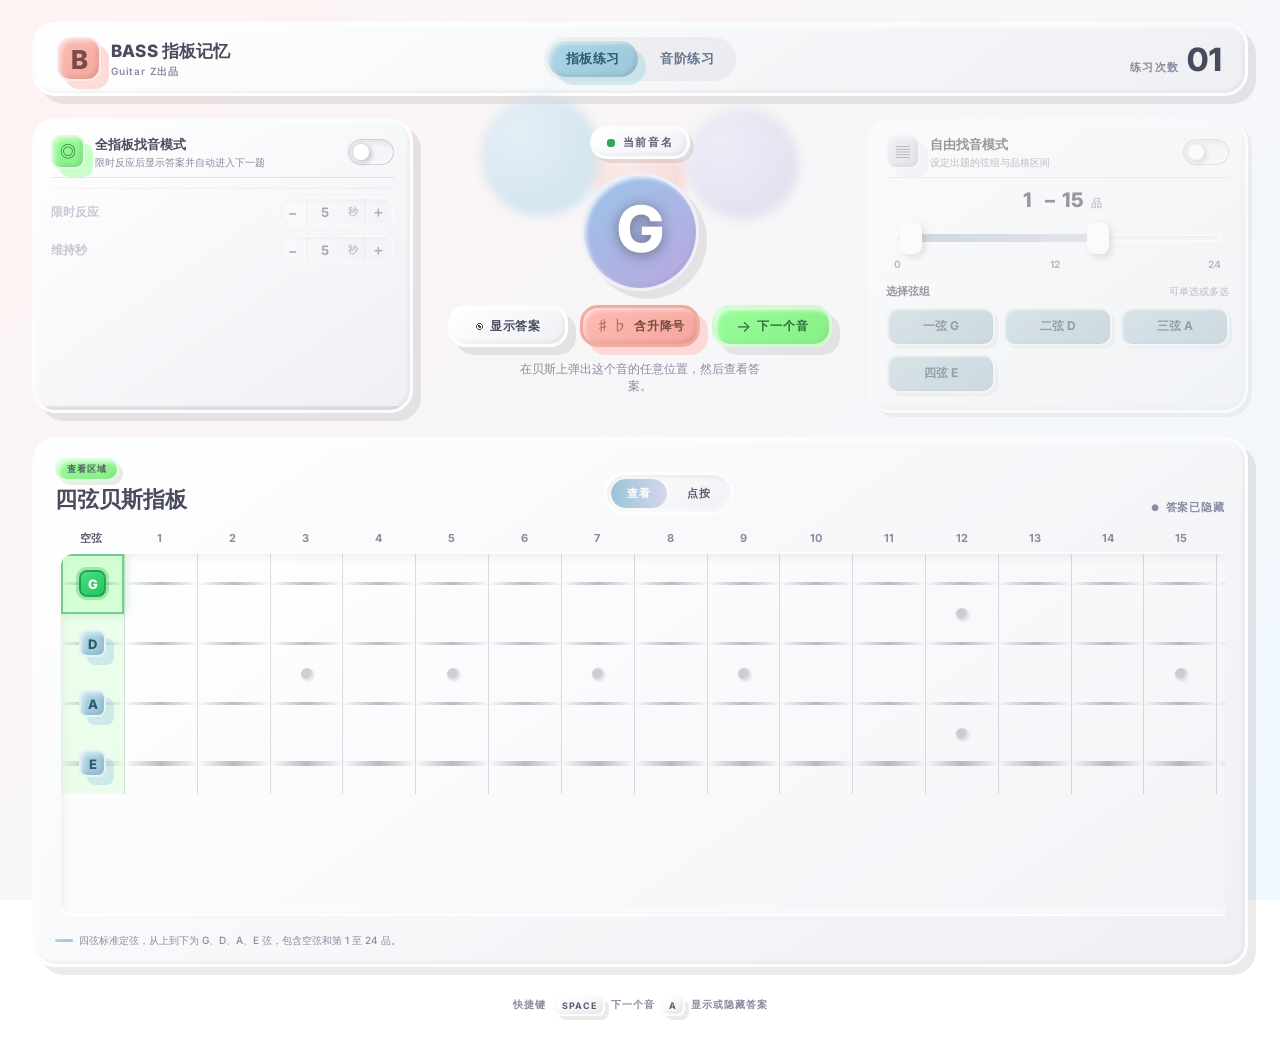
<file: index.html>
<!doctype html>
<html lang="zh-CN">
  <head>
    <meta charset="UTF-8" />
    <meta name="viewport" content="width=device-width, initial-scale=1.0" />
    <meta name="theme-color" content="#fef3f2" />
    <title>BASS 指板记忆</title>
    <link rel="icon" href="data:image/svg+xml,%3Csvg xmlns='http://www.w3.org/2000/svg' viewBox='0 0 32 32'%3E%3Crect x='1' y='1' width='30' height='30' rx='7' fill='%23fef3f2' stroke='%23cdd3e0' stroke-width='2'/%3E%3Ctext x='16' y='23' text-anchor='middle' font-family='Arial' font-weight='bold' font-size='20' fill='%23f5a69c'%3EG%3C/text%3E%3C/svg%3E" />
    <link rel="preconnect" href="https://fonts.googleapis.com" />
    <link rel="preconnect" href="https://fonts.gstatic.com" crossorigin />
    <link href="https://fonts.googleapis.com/css2?family=Inter:wght@300;400;500;600;700;800&display=swap" rel="stylesheet" />
    <link rel="stylesheet" href="styles.css?v=24" />
  </head>
  <body>
    <main class="app-shell">
      <header class="topbar reveal fade-in">
        <a class="brand" href="index.html" aria-label="回到指板练习首页">
          <span class="brand-mark" aria-hidden="true">B</span>
          <span>
            <strong>BASS 指板记忆</strong>
            <small>Guitar Z出品</small>
          </span>
        </a>
        <nav class="tool-nav tabs" aria-label="工具导航">
          <a class="tool-tab active" href="index.html" aria-current="page">指板练习</a>
          <a class="tool-tab" href="scales.html">音阶练习</a>
        </nav>
        <div class="round-count" aria-live="polite">
          <span>练习次数</span>
          <strong id="roundCount">01</strong>
        </div>
      </header>

      <!-- 新布局：顶部三栏（全指板找音模式 / 自由找音模式 / 当前音名）横向并列；下方指板铺满整列 -->
      <div class="layout-split">
        <div class="top-row">
          <!-- 左：全指板找音模式 -->
          <aside class="sidebar-controls sidebar-left reveal" aria-label="全指板找音模式">
            <article class="control-card brutal-shadow reveal stagger-1" id="autoRevealCard">
              <div class="control-title-row">
                <div class="control-icon" aria-hidden="true">◎</div>
                <div>
                  <h2>全指板找音模式</h2>
                  <p>限时反应后显示答案并自动进入下一题</p>
                </div>
                <label class="switch">
                  <input id="autoRevealToggle" type="checkbox" />
                  <span class="switch-track"><span class="switch-thumb"></span></span>
                  <span class="sr-only">开启全指板找音模式</span>
                </label>
              </div>
              <div class="setting-row" id="autoRevealSetting">
                <div class="speed-line">
                  <label for="autoRevealAtSeconds">限时反应</label>
                  <div class="number-field">
                    <button type="button" data-step-target="autoRevealAtSeconds" data-step="-1" aria-label="减少限时反应秒数">−</button>
                    <input id="autoRevealAtSeconds" type="number" value="5" min="1" max="60" step="1" inputmode="numeric" aria-label="限时反应秒数" />
                    <span>秒</span>
                    <button type="button" data-step-target="autoRevealAtSeconds" data-step="1" aria-label="增加限时反应秒数">＋</button>
                  </div>
                </div>
                <div class="speed-line">
                  <label for="autoRevealHoldSeconds">维持秒</label>
                  <div class="number-field">
                    <button type="button" data-step-target="autoRevealHoldSeconds" data-step="-1" aria-label="减少维持秒数">−</button>
                    <input id="autoRevealHoldSeconds" type="number" value="5" min="1" max="60" step="1" inputmode="numeric" aria-label="答案维持秒数" />
                    <span>秒</span>
                    <button type="button" data-step-target="autoRevealHoldSeconds" data-step="1" aria-label="增加维持秒数">＋</button>
                  </div>
                </div>
              </div>
              <div class="timer-track" aria-hidden="true"><span id="revealProgress"></span></div>
            </article>
          </aside>

          <!-- 中：当前音名 -->
          <section class="hero current-note-col reveal" aria-labelledby="current-note-label">
            <div class="hero-orbs" aria-hidden="true">
              <span class="orb orb-1"></span>
              <span class="orb orb-2"></span>
              <span class="orb orb-3"></span>
            </div>
            <div class="eyebrow reveal fade-in stagger-1" id="current-note-label">
              <span class="pulse-dot"></span>
              当前音名
            </div>

            <div class="note-column reveal scale-in stagger-2">
              <div class="note-stage">
                <div class="note-card brutal-shadow-lg" aria-live="assertive">
                  <span id="currentNote">C</span>
                </div>
              </div>
              <div class="note-actions">
                <button class="side-action reveal-action brutal-shadow brutal-shadow-hover" id="revealButton" type="button">
                  <span class="action-icon" aria-hidden="true">◉</span>
                  <span>显示答案</span>
                </button>
                <button class="side-action accidental-action brutal-shadow brutal-shadow-hover active" id="accidentalsToggle" type="button" aria-pressed="true">
                  <span class="action-icon" aria-hidden="true">♯♭</span>
                  <span>含升降号</span>
                </button>
                <button class="side-action next-action brutal-shadow brutal-shadow-hover" id="nextButton" type="button">
                  <span class="action-icon" aria-hidden="true">→</span>
                  <span>下一个音</span>
                </button>
              </div>
              <p class="instruction" id="instruction">在贝斯上弹出这个音的任意位置，然后查看答案。</p>
            </div>
          </section>

          <!-- 右：自由找音模式 -->
          <aside class="sidebar-controls sidebar-right reveal" aria-label="自由找音模式">
            <article class="control-card difficulty-card brutal-shadow reveal stagger-2" id="difficultyCard">
              <div class="control-title-row">
                <div class="control-icon" aria-hidden="true">▤</div>
                <div>
                  <h2>自由找音模式</h2>
                  <p>设定出题的弦组与品格区间</p>
                </div>
                <label class="switch">
                  <input id="difficultyToggle" type="checkbox" />
                  <span class="switch-track"><span class="switch-thumb"></span></span>
                  <span class="sr-only">开启自由找音模式</span>
                </label>
              </div>
              <div class="fret-range-slider" role="group" aria-label="品格范围选择">
                <div class="range-values" aria-live="polite">
                  <span id="fretRangeMin">1</span>
                  <span>–</span>
                  <span id="fretRangeMax">15</span>
                  <span>品</span>
                </div>
                <div class="range-track-wrap">
                  <div class="range-track-bg"></div>
                  <div class="range-track-fill" id="fretRangeFill"></div>
                  <input type="range" id="fretRangeMinInput" min="0" max="24" value="1" step="1" aria-label="起始品格" />
                  <input type="range" id="fretRangeMaxInput" min="0" max="24" value="15" step="1" aria-label="结束品格" />
                </div>
                <div class="range-labels">
                  <span>0</span>
                  <span>12</span>
                  <span>24</span>
                </div>
              </div>

              <div class="string-select-block">
                <div class="string-select-head">
                  <span class="string-select-label">选择弦组</span>
                  <span class="string-select-hint">可单选或多选</span>
                </div>
                <div class="string-buttons" id="stringButtons" role="group" aria-label="弦组选择">
                  <button type="button" class="string-btn" data-string="1">一弦 G</button>
                  <button type="button" class="string-btn" data-string="2">二弦 D</button>
                  <button type="button" class="string-btn" data-string="3">三弦 A</button>
                  <button type="button" class="string-btn" data-string="4">四弦 E</button>
                </div>
              </div>
            </article>
          </aside>
        </div>

        <section class="fretboard-section brutal-shadow reveal" aria-labelledby="fretboard-title">
          <div class="section-heading">
            <div>
              <p class="section-kicker" id="sectionKicker">查看区域</p>
              <h1 id="fretboard-title">四弦贝斯指板</h1>
            </div>

            <div class="mode-tabs" role="tablist" aria-label="模式切换（查看 / 点按）">
              <button class="mode-tab active" id="browseModeTab" type="button" role="tab" aria-selected="true" data-mode="browse">查看</button>
              <button class="mode-tab" id="practiceModeTab" type="button" role="tab" aria-selected="false" data-mode="practice">点按</button>
            </div>

            <div class="answer-status" id="answerStatus">
              <span aria-hidden="true">●</span>
              <span>答案已隐藏</span>
            </div>
          </div>

          <div class="practice-stats brutal-shadow" id="practiceStats" hidden>
            <div class="stat-item"><span>本题进度</span><strong id="statProgress">0 / 0</strong></div>
            <div class="stat-item"><span>首答正确</span><strong id="statCorrect">0</strong></div>
            <div class="stat-item"><span>答错题数</span><strong id="statWrong">0</strong></div>
            <div class="stat-item"><span>正确率</span><strong id="statAccuracy">—</strong></div>
            <div class="stat-item stat-best"><span>该难度最佳</span><strong id="statBest">—</strong></div>
          </div>

          <div class="fretboard-scroll" id="fretboardScroll" tabindex="0" aria-label="四弦贝斯指板，可横向滚动">
            <div class="fretboard-wrap">
              <div class="fret-numbers" id="fretNumbers"></div>
              <div class="fretboard" id="fretboard"></div>
            </div>
          </div>
          <p class="fretboard-hint"><span class="hint-line"></span> 四弦标准定弦，从上到下为 G、D、A、E 弦，包含空弦和第 1 至 24 品。</p>
        </section>
      </div>

      <footer class="reveal fade-in">
        <span>快捷键</span>
        <kbd>Space</kbd> 下一个音
        <kbd>A</kbd> 显示或隐藏答案
      </footer>
    </main>

    <div class="summary-overlay" id="summaryOverlay" hidden>
      <div class="summary-card brutal-shadow-lg" role="dialog" aria-modal="true" aria-labelledby="summaryTitle">
        <p class="section-kicker">本轮成绩</p>
        <h2 id="summaryTitle">本轮完成</h2>
        <p class="summary-sub" id="summarySub">本轮练习题已全部完成</p>
        <div class="summary-grid">
          <div><span>本轮题数</span><strong id="summaryTotal">0</strong></div>
          <div><span>首答正确</span><strong id="summaryCorrect">0</strong></div>
          <div><span>正确率</span><strong id="summaryAccuracy">0%</strong></div>
          <div><span>用时</span><strong id="summaryTime">0:00</strong></div>
          <div><span>平均每题</span><strong id="summaryAvg">0.0s</strong></div>
          <div><span>该难度最佳</span><strong id="summaryBest">0%</strong></div>
        </div>
        <button class="summary-again" id="summaryAgain" type="button">再来一轮</button>
      </div>
    </div>

    <script src="app.js?v=19"></script>
    <script>
      // 滚动触发入场动画：进入视口时添加 .in-view（播放一次）
      (function () {
        var nodes = document.querySelectorAll('.reveal');
        var reduce = window.matchMedia('(prefers-reduced-motion: reduce)').matches;
        if (reduce || !('IntersectionObserver' in window)) {
          nodes.forEach(function (el) { el.classList.add('in-view'); });
          return;
        }
        var io = new IntersectionObserver(function (entries) {
          entries.forEach(function (entry) {
            if (entry.isIntersecting) {
              entry.target.classList.add('in-view');
              io.unobserve(entry.target);
            }
          });
        }, { threshold: 0.12, rootMargin: '0px 0px -6% 0px' });
        nodes.forEach(function (el) { io.observe(el); });
      })();
    </script>
  </body>
</html>
</file>
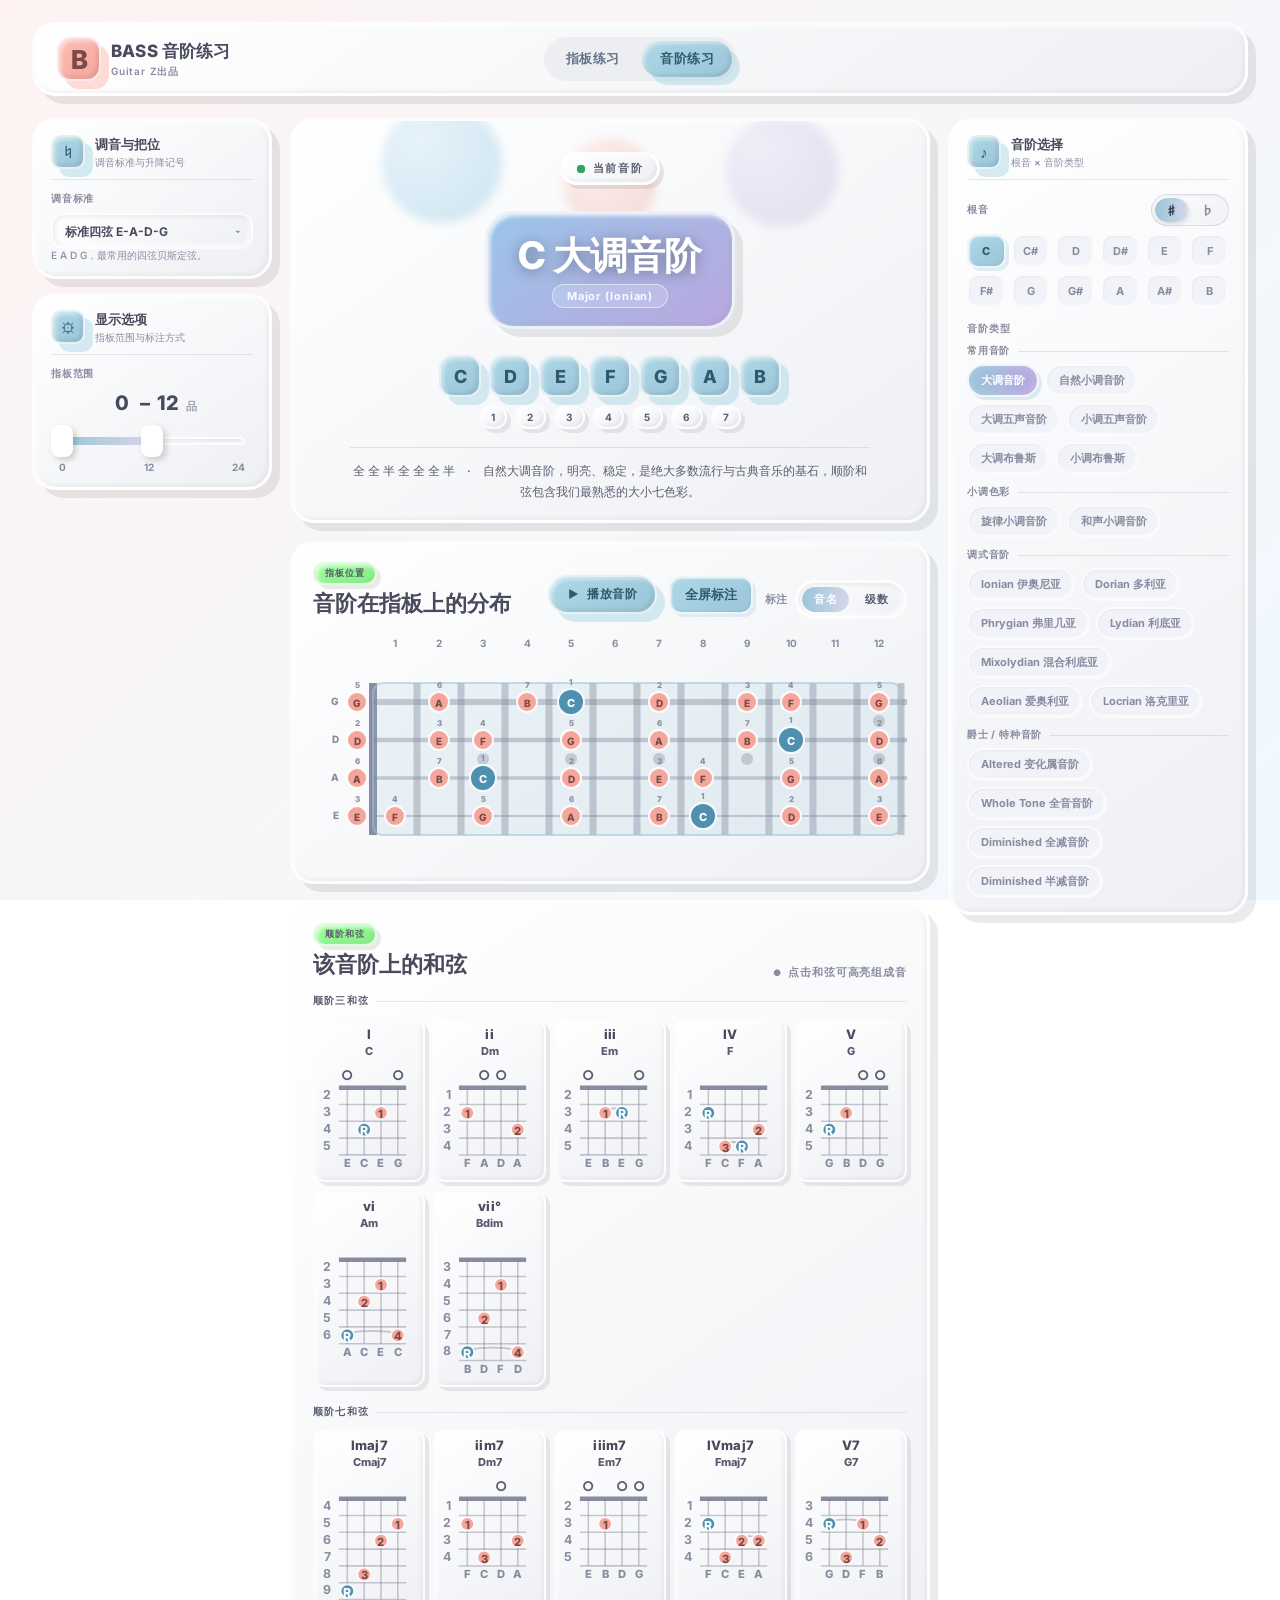
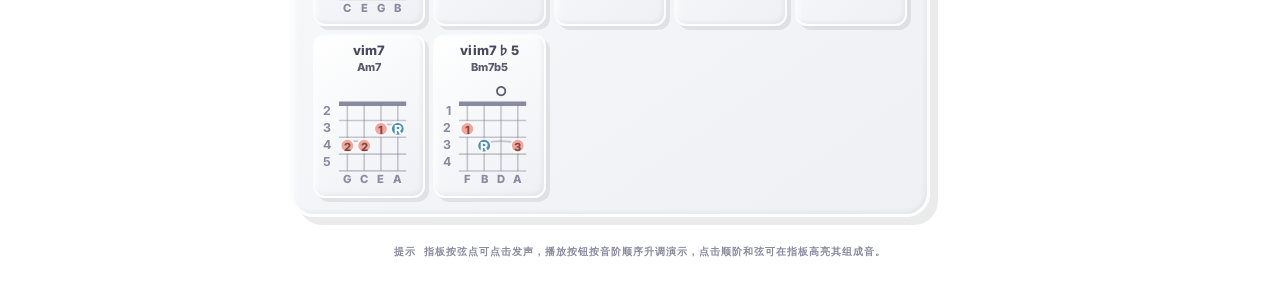
<file: scales.html>
<!doctype html>
<html lang="zh-CN">
  <head>
    <meta charset="UTF-8" />
    <meta name="viewport" content="width=device-width, initial-scale=1.0" />
    <meta name="theme-color" content="#fef3f2" />
    <title>BASS 音阶练习</title>
    <link rel="icon" href="data:image/svg+xml,%3Csvg xmlns='http://www.w3.org/2000/svg' viewBox='0 0 32 32'%3E%3Crect x='1' y='1' width='30' height='30' rx='7' fill='%23fef3f2' stroke='%23cdd3e0' stroke-width='2'/%3E%3Ctext x='16' y='23' text-anchor='middle' font-family='Arial' font-weight='bold' font-size='20' fill='%236fa8c4'%3ES%3C/text%3E%3C/svg%3E" />
    <link rel="preconnect" href="https://fonts.googleapis.com" />
    <link rel="preconnect" href="https://fonts.gstatic.com" crossorigin />
    <link href="https://fonts.googleapis.com/css2?family=Inter:wght@300;400;500;600;700;800&display=swap" rel="stylesheet" />
    <link rel="stylesheet" href="chord-styles.css?v=14" />
    <link rel="stylesheet" href="scale-styles.css?v=6" />
    <link rel="stylesheet" href="fretboard-fullscreen.css?v=4" />
  </head>
  <body>
    <main class="app-shell">
      <header class="topbar reveal fade-in">
        <a class="brand" href="scales.html" aria-label="音阶练习首页">
          <span class="brand-mark" aria-hidden="true">B</span>
          <span>
            <strong>BASS 音阶练习</strong>
            <small>Guitar Z出品</small>
          </span>
        </a>
        <nav class="tool-nav tabs" aria-label="工具导航">
          <a class="tool-tab" href="index.html">指板练习</a>
          <a class="tool-tab active" href="scales.html" aria-current="page">音阶练习</a>
        </nav>
      </header>

      <!-- 三栏布局：左控制 → 中主区 → 右音阶选择 -->
      <div class="chords-layout">
        <!-- 左栏：调音与把位 + 显示选项 -->
        <aside class="layout-left reveal" aria-label="设置">
          <article class="control-card brutal-shadow">
            <div class="control-title-row">
              <div class="control-icon" aria-hidden="true">♮</div>
              <div>
                <h2>调音与把位</h2>
                <p>调音标准与升降记号</p>
              </div>
            </div>
            <div class="setting-block">
              <label class="setting-label" for="tuningSelect">调音标准</label>
              <div class="clay-select-wrap">
                <select id="tuningSelect" class="clay-select" aria-label="调音标准">
                  <option value="standard">标准四弦 E-A-D-G</option>
                  <option value="fiveString">五弦贝斯 B-E-A-D-G</option>
                  <option value="dropD">Drop D · D-A-D-G</option>
                  <option value="lowC">Low C · C-G-D-A</option>
                  <option value="eb">半音降调 · E♭-A♭-D♭-G♭</option>
                </select>
              </div>
              <p class="tuning-desc" id="tuningDesc">E A D G，最常用的四弦贝斯定弦。</p>
            </div>
          </article>

          <article class="control-card brutal-shadow">
            <div class="control-title-row">
              <div class="control-icon" aria-hidden="true">⚙</div>
              <div>
                <h2>显示选项</h2>
                <p>指板范围与标注方式</p>
              </div>
            </div>
            <div class="setting-block">
              <span class="setting-label">指板范围</span>
              <div class="fret-range-slider" role="group" aria-label="指板范围选择">
                <div class="range-values" aria-live="polite">
                  <span id="fretRangeMin">0</span>
                  <span>–</span>
                  <span id="fretRangeMax">12</span>
                  <span>品</span>
                </div>
                <div class="range-track-wrap">
                  <div class="range-track-bg"></div>
                  <div class="range-track-fill" id="fretRangeFill"></div>
                  <input type="range" id="fretRangeMinInput" min="0" max="24" value="0" step="1" aria-label="起始品格" />
                  <input type="range" id="fretRangeMaxInput" min="0" max="24" value="12" step="1" aria-label="结束品格" />
                </div>
                <div class="range-labels">
                  <span>0</span>
                  <span>12</span>
                  <span>24</span>
                </div>
              </div>
            </div>
          </article>
        </aside>

        <!-- 主栏：当前音阶 + 指板 + 顺阶和弦 -->
        <div class="layout-main">
          <!-- 当前音阶主视觉 -->
          <section class="hero-card reveal fade-in brutal-shadow-lg" aria-labelledby="scale-name">
            <div class="hero-orbs" aria-hidden="true">
              <span class="orb orb-1"></span>
              <span class="orb orb-2"></span>
              <span class="orb orb-3"></span>
            </div>
            <p class="eyebrow reveal fade-in stagger-1"><span class="pulse-dot"></span>当前音阶</p>
            <div class="chord-name-card scale-in stagger-2" aria-live="polite">
              <span id="scaleName">C 大调音阶</span>
              <small id="scaleEn">Major (Ionian)</small>
            </div>
            <div class="chord-info">
              <div class="tone-chips" id="noteChips" aria-label="音阶音名"></div>
              <div class="interval-chips" id="degreeChips" aria-label="音阶级数"></div>
            </div>
            <p class="theory-desc" id="theoryDesc"></p>
          </section>

          <!-- 指板图 -->
          <section class="fretboard-section brutal-shadow reveal" aria-labelledby="scale-fretboard-title">
            <div class="section-heading">
              <div>
                <p class="section-kicker" id="fbKicker">指板位置</p>
                <h1 id="scale-fretboard-title">音阶在指板上的分布</h1>
              </div>
              <div class="scale-actions">
                <button class="play-btn brutal-shadow brutal-shadow-hover" id="playButton" type="button" aria-label="播放音阶">
                  <span class="play-icon" aria-hidden="true">▶</span>
                  <span class="play-label">播放音阶</span>
                </button>
                <button class="fb-fullscreen-btn brutal-shadow brutal-shadow-hover" id="fbFullscreenBtn" type="button" aria-label="全屏标注">
                  全屏标注
                </button>
                <div class="fretboard-label-switch">
                  <span class="fretboard-label-title">标注</span>
                  <div class="segmented" id="labelSwitch" role="group" aria-label="指板标注方式">
                    <button type="button" data-label="note" class="active" aria-pressed="true">音名</button>
                    <button type="button" data-label="degree" aria-pressed="false">级数</button>
                  </div>
                </div>
              </div>
            </div>

            <div class="fretboard-scroll" id="fretboardScroll" tabindex="0" aria-label="吉他指板，可横向滚动，点击任意位置发声">
              <div class="fretboard-wrap">
                <div class="fret-numbers" id="fretNumbers"></div>
                <div class="fretboard" id="scaleFretboard"></div>
              </div>
            </div>
          </section>

          <!-- 顺阶和弦 -->
          <section class="fretboard-section diatonic-section brutal-shadow reveal" aria-labelledby="diatonic-title">
            <div class="section-heading">
              <div>
                <p class="section-kicker">顺阶和弦</p>
                <h1 id="diatonic-title">该音阶上的和弦</h1>
              </div>
              <div class="answer-status" id="diatonicHint" aria-live="polite">
                <span aria-hidden="true">●</span>
                <span id="diatonicHintText">点击和弦可高亮组成音</span>
              </div>
            </div>

            <div class="diatonic-block">
              <h2 class="diatonic-subtitle">顺阶三和弦</h2>
              <div class="diatonic-grid" id="triadGrid" aria-label="顺阶三和弦"></div>
            </div>
            <div class="diatonic-block">
              <h2 class="diatonic-subtitle">顺阶七和弦</h2>
              <div class="diatonic-grid" id="seventhGrid" aria-label="顺阶七和弦"></div>
            </div>
          </section>
        </div>

        <!-- 右栏：音阶选择（根音 × 音阶类型） -->
        <aside class="layout-right reveal" aria-label="音阶选择">
          <article class="control-card chords-list-card brutal-shadow">
            <div class="control-title-row">
              <div class="control-icon" aria-hidden="true">♪</div>
              <div>
                <h2>音阶选择</h2>
                <p>根音 × 音阶类型</p>
              </div>
            </div>
            <div class="selector-block">
              <div class="selector-label-row">
                <span class="selector-label">根音</span>
                <div class="segmented spell-pref-switch" id="spellPrefSwitch" role="group" aria-label="调名升降号">
                  <button type="button" data-acc="sharp" class="active" aria-pressed="true" title="升号调名">♯</button>
                  <button type="button" data-acc="flat" aria-pressed="false" title="降号调名">♭</button>
                </div>
              </div>
              <div class="root-buttons" id="rootButtons" role="group" aria-label="根音选择"></div>
            </div>
            <div class="selector-block">
              <span class="selector-label">音阶类型</span>
              <div class="type-groups" id="scaleGroups"></div>
            </div>
          </article>
        </aside>
      </div>

      <footer class="reveal fade-in">
        <span>提示</span>
        指板按弦点可点击发声，播放按钮按音阶顺序升调演示，点击顺阶和弦可在指板高亮其组成音。
      </footer>
    </main>

    <script src="chord-engine.js?v=5"></script>
    <script src="scale-app.js?v=13"></script>
    <script src="fretboard-annotate.js?v=7"></script>
    <script>
      // 全屏标注入口
      (function () {
        var btn = document.getElementById('fbFullscreenBtn');
        if (!btn || !window.FretboardAnnotate) return;
        btn.addEventListener('click', function () {
          var svg = document.querySelector('#scaleFretboard svg');
          if (!svg) return;
          var titleEl = document.getElementById('scaleName');
          var title = titleEl ? titleEl.textContent.trim() : '音阶在指板上的分布';
          window.FretboardAnnotate.open(svg, title);
        });
      })();

      // 滚动触发入场动画：进入视口时添加 .in-view（播放一次）
      (function () {
        var nodes = document.querySelectorAll('.reveal');
        var reduce = window.matchMedia('(prefers-reduced-motion: reduce)').matches;
        if (reduce || !('IntersectionObserver' in window)) {
          nodes.forEach(function (el) { el.classList.add('in-view'); });
          return;
        }
        var io = new IntersectionObserver(function (entries) {
          entries.forEach(function (entry) {
            if (entry.isIntersecting) {
              entry.target.classList.add('in-view');
              io.unobserve(entry.target);
            }
          });
        }, { threshold: 0.12, rootMargin: '0px 0px -6% 0px' });
        nodes.forEach(function (el) { io.observe(el); });
      })();
    </script>
  </body>
</html>
</file>
<file: styles.css>
/* ============================================================
   Claymorphism — 黏土拟态浅色主题
   配色：浅桃→浅蓝页面渐变 + 白→浅灰中性黏土卡片 + 四色柔和彩色黏土
        （柔桃 / 宝宝蓝 / 薄荷 / 丁香）
   语言：双重阴影（外投影 + 内高光/内阴影）+ 大圆角 + 3px 白边
   交互：按钮 hover 上浮、active 下压（沿用 .clay-btn 逻辑）
   注：所有 class 名与 app.js 保持一致，仅重定义视觉层；
       布局 grid/flex、JS 状态类、@keyframes、媒体查询、reduced-motion
       全部原样保留。
   ============================================================ */

:root {
  color-scheme: light;

  /* 页面背景：浅桃 → 浅蓝，非常淡 */
  --bg: linear-gradient(135deg, #fef3f2 0%, #f0f9ff 100%);

  /* 中性黏土（卡片 / 导航栏基础） */
  --surface: linear-gradient(145deg, #ffffff, #eef0f4);

  /* 四种柔和低饱和彩色黏土 */
  --surface-pink: linear-gradient(145deg, #FDBCB4, #f5a69c);
  --surface-blue: linear-gradient(145deg, #ADD8E6, #9bc5d9);
  --surface-mint: linear-gradient(145deg, #98FF98, #88ef88);
  --surface-lilac: linear-gradient(145deg, #E6E6FA, #d6d6ea);

  --clay-border: 3px solid rgba(255, 255, 255, 0.8);
  --clay-border-sm: 2px solid rgba(255, 255, 255, 0.7);

  /* 中性黏土双重阴影 */
  --shadow-clay:
    8px 8px 0 rgba(0, 0, 0, 0.08),
    inset -2px -2px 4px rgba(0, 0, 0, 0.05),
    inset 2px 2px 4px rgba(255, 255, 255, 0.8);
  /* hover 上浮时更大的外投影 */
  --shadow-clay-lift:
    10px 10px 0 rgba(0, 0, 0, 0.08),
    inset -2px -2px 4px rgba(0, 0, 0, 0.05),
    inset 2px 2px 4px rgba(255, 255, 255, 0.8);
  /* active 下压时更小的外投影 */
  --shadow-clay-sm:
    4px 4px 0 rgba(0, 0, 0, 0.08),
    inset -2px -2px 4px rgba(0, 0, 0, 0.05),
    inset 2px 2px 4px rgba(255, 255, 255, 0.8);

  /* 彩色黏土阴影 */
  --shadow-clay-pink:
    8px 8px 0 rgba(253, 188, 180, 0.5),
    inset -2px -2px 4px rgba(0, 0, 0, 0.1),
    inset 2px 2px 4px rgba(255, 255, 255, 0.6);
  --shadow-clay-blue:
    8px 8px 0 rgba(173, 216, 230, 0.5),
    inset -2px -2px 4px rgba(0, 0, 0, 0.1),
    inset 2px 2px 4px rgba(255, 255, 255, 0.6);
  --shadow-clay-mint:
    8px 8px 0 rgba(152, 255, 152, 0.5),
    inset -2px -2px 4px rgba(0, 0, 0, 0.1),
    inset 2px 2px 4px rgba(255, 255, 255, 0.6);
  --shadow-clay-lilac:
    8px 8px 0 rgba(230, 230, 250, 0.5),
    inset -2px -2px 4px rgba(0, 0, 0, 0.1),
    inset 2px 2px 4px rgba(255, 255, 255, 0.6);

  /* 文字（深灰，绝不用白字） */
  --text: #4a4a5e;
  --text-2: #5b5b70;
  --text-3: #8a8aa0;

  /* 强调色（中饱和，保证浅底可读） */
  --blue: #6fa8c4;
  --blue-400: #4f8fb0;
  --purple: #a855f7;
  --purple-400: #8b3fd1;
  --pink: #f5a69c;
  --green: #2fa45a;

  --radius-card: 24px;
  --radius-btn: 18px;
  --radius-pill: 999px;

  --font: "Inter", "PingFang SC", "Microsoft YaHei", "Hiragino Sans GB", sans-serif;
}

* { box-sizing: border-box; }

html { scroll-behavior: smooth; }

body {
  margin: 0;
  min-width: 320px;
  max-width: 100%;
  overflow-x: hidden;
  min-height: 100vh;
  color: var(--text-2);
  background: var(--bg);
  background-attachment: fixed;
  font-family: var(--font);
  font-weight: 500;
  -webkit-font-smoothing: antialiased;
  text-rendering: optimizeLegibility;
}

button, input, select { font: inherit; }
button { color: inherit; cursor: pointer; }
[hidden] { display: none !important; }

.sr-only {
  position: absolute; width: 1px; height: 1px; padding: 0; margin: -1px;
  overflow: hidden; clip: rect(0, 0, 0, 0); white-space: nowrap; border: 0;
}

/* ---- 原 Neubrutalism 工具类：重定义为黏土阴影（保留类名） ---- */
.brutal-shadow { box-shadow: var(--shadow-clay); }
.brutal-shadow-lg { box-shadow: var(--shadow-clay); }
.brutal-shadow-hover { transition: transform .25s ease, box-shadow .25s ease; }

.app-shell {
  position: relative;
  width: 100%;
  max-width: 100%;
  margin: 0;
  padding: 22px 32px 24px;
}

/* ===================== 桌面左右分栏布局（方案三） ===================== */
/* 左：练习设置侧栏（粘性、垂直堆叠）；右：当前音名 + 指板主区 */
.layout-split {
  display: flex;
  flex-direction: column;
  gap: 18px;
  align-items: stretch;
}

/* 顶部三栏：全指板找音模式 / 自由找音模式 / 当前音名 横向并列 */
.top-row {
  display: grid;
  grid-template-columns: minmax(240px, 1fr) minmax(260px, 1.1fr) minmax(240px, 1fr);
  gap: 18px;
  align-items: stretch;
}

.sidebar-controls {
  display: grid;
  gap: 14px;
  align-self: stretch;
  position: static;
}

.main-column {
  display: flex;
  flex-direction: column;
  gap: 18px;
  min-width: 0; /* 允许内部指板横向滚动时正确收缩 */
}

/* ===================== 顶栏 ===================== */
.topbar {
  display: grid;
  grid-template-columns: 1fr auto 1fr;
  align-items: center;
  gap: 8px;
  min-height: 54px;
  padding: 9px 16px;
  margin-bottom: 18px;
  background: var(--surface);
  border: var(--clay-border);
  border-radius: var(--radius-card);
  box-shadow: var(--shadow-clay);
}
.brand { justify-self: start; }
.tool-nav { justify-self: center; }
.round-count { justify-self: end; }

.brand {
  display: flex;
  gap: 10px;
  align-items: center;
  color: var(--text);
  text-decoration: none;
}

.brand-mark {
  display: grid;
  width: 36px;
  height: 36px;
  place-items: center;
  color: #7a4a44; /* 深色同色系，保证可读 */
  background: var(--surface-pink);
  border: var(--clay-border-sm);
  border-radius: 12px;
  font-family: var(--font);
  font-size: 20px;
  font-weight: 800;
  box-shadow: var(--shadow-clay-pink);
}

.brand strong, .brand small { display: block; }
.brand strong {
  font-size: 14px;
  font-weight: 800;
  letter-spacing: 0.01em;
  color: var(--text);
}
.brand small { margin-top: 2px; font-size: 9px; font-weight: 600; color: var(--text-3); letter-spacing: 0.08em; }

.round-count {
  display: flex; align-items: baseline; gap: 8px;
  font-size: 11px; font-weight: 700; text-transform: uppercase; letter-spacing: 0.1em;
  color: var(--text-3);
}
.round-count strong { font-family: var(--font); font-size: 24px; font-weight: 800; color: var(--text); }

/* 顶栏工具导航（与其他工具页互链） */
.tool-nav { display: flex; align-items: center; margin-right: 4px; }
.tool-link {
  display: inline-flex;
  align-items: center;
  gap: 6px;
  padding: 8px 14px;
  color: #2f5a6e;
  background: var(--surface-blue);
  border: var(--clay-border-sm);
  border-radius: var(--radius-pill);
  font-size: 11px;
  font-weight: 700;
  letter-spacing: 0.04em;
  text-decoration: none;
  box-shadow: var(--shadow-clay-blue);
  transition: transform .2s ease, box-shadow .2s ease, filter .2s ease;
}
.tool-link:hover { transform: translateY(-2px); filter: brightness(1.05); }
.tool-link:active { transform: translateY(1px); }
.tool-link:focus-visible { outline: 3px solid var(--purple-400); outline-offset: 2px; }

/* 顶栏双 Tab 切换器（指板练习 ↔ 音阶练习） */
.tool-nav.tabs {
  gap: 4px;
  padding: 4px;
  margin-right: 0;
  background: rgba(15, 23, 42, 0.04);
  border-radius: var(--radius-pill);
}
.tool-tab {
  display: inline-flex;
  align-items: center;
  justify-content: center;
  padding: 7px 16px;
  border-radius: var(--radius-pill);
  font-size: 12px;
  font-weight: 700;
  letter-spacing: 0.04em;
  color: #64748b;
  text-decoration: none;
  white-space: nowrap;
  transition: transform .2s ease, box-shadow .2s ease, filter .2s ease, background .2s ease, color .2s ease;
}
.tool-tab:hover { color: #2f5a6e; }
.tool-tab.active {
  color: #2f5a6e;
  background: var(--surface-blue);
  box-shadow: var(--shadow-clay-blue);
}
.tool-tab.active:hover { filter: brightness(1.05); }
.tool-tab:active { transform: translateY(1px); }
.tool-tab:focus-visible { outline: 3px solid var(--purple-400); outline-offset: 2px; }

/* 桌面大屏：放大标题栏，让顶部视觉更有分量，同时进一步压缩旧空白 */
@media (min-width: 1041px) {
  .topbar { min-height: 72px; padding: 12px 22px; margin-bottom: 22px; }
  .brand-mark { width: 44px; height: 44px; font-size: 26px; border-radius: 14px; }
  .brand strong { font-size: 17px; }
  .brand small { font-size: 10px; }
  .round-count strong { font-size: 32px; }
  .tool-link { padding: 9px 16px; font-size: 12px; }
  .tool-tab { padding: 9px 18px; font-size: 13px; }

  /* 分栏：随屏幕加宽适当放大侧栏与间距，内容铺满 */
  .layout-split { grid-template-columns: minmax(268px, 300px) minmax(0, 1fr); gap: 24px; }
  .sidebar-controls { gap: 16px; }
  .control-card { padding: 16px 18px 14px; }
  .control-card h2 { font-size: 15px; }

  /* 中央音名：更大更醒目 */
  .note-card { width: 152px; height: 152px; }
  .note-card span { font-size: 86px; }
  .note-actions { gap: 14px; }
  .side-action { width: 140px; min-height: 48px; font-size: 13px; }
  .instruction { font-size: 13px; max-width: 300px; }

  /* 指板区域：放大行高与字号，铺满宽度 */
  .section-heading h1 { font-size: 28px; }
  .fretboard-section { padding: 20px 26px 20px; }
  .fretboard { grid-template-rows: repeat(6, 46px); }
  .fret-numbers { font-size: 12px; }
  .fretboard-hint { font-size: 11px; }
  .answer-note { width: 30px; height: 30px; font-size: 13px; }
  .fret-inlay { width: 14px; height: 14px; }
  .practice-stats { padding: 12px 18px; }
  .stat-item strong { font-size: 17px; }
  .mode-tab { padding: 9px 20px; font-size: 12px; }
}

/* 超宽屏：增加外边距呼吸感，并适度放大侧栏与核心字号 */
@media (min-width: 1600px) {
  .app-shell { padding: 26px 48px 28px; }
  .layout-split { grid-template-columns: minmax(300px, 340px) minmax(0, 1fr); gap: 32px; }
  .sidebar-controls { gap: 18px; }
  .note-card { width: 168px; height: 168px; }
  .note-card span { font-size: 96px; }
  .section-heading h1 { font-size: 32px; }
  .fretboard { grid-template-rows: repeat(6, 52px); }
  .answer-note { width: 34px; height: 34px; font-size: 14px; }
}

/* ===================== Hero ===================== */
.hero {
  position: relative;
  padding: 8px 0 18px;
  text-align: center;
  overflow: visible;
}

/* 浮动柔光黏土球（视差感） */
.hero-orbs {
  position: absolute;
  left: 0; right: 0; top: -30px;
  height: 320px;
  pointer-events: none;
  z-index: 0;
}
.orb {
  position: absolute;
  border-radius: 50%;
  filter: blur(5px);
  opacity: 0.5;
  will-change: transform;
}
.orb-1 {
  width: 120px; height: 120px; left: 12%; top: 8px;
  background: radial-gradient(circle at 30% 30%, #cfe8f5, #aed6ea 70%);
  animation: float 6s ease-in-out infinite;
}
.orb-2 {
  width: 92px; height: 92px; left: 50%; margin-left: -46px; top: 44px;
  background: radial-gradient(circle at 30% 30%, #fbe0db, #f5c4bb 70%);
  animation: float 7s ease-in-out infinite 0.6s;
}
.orb-3 {
  width: 112px; height: 112px; right: 12%; top: 20px;
  background: radial-gradient(circle at 30% 30%, #e4e2f7, #d2cfe9 70%);
  animation: float 6.5s ease-in-out infinite 1.2s;
}

.eyebrow {
  position: relative;
  z-index: 1;
  display: inline-flex;
  align-items: center;
  gap: 8px;
  margin-bottom: 14px;
  padding: 6px 14px;
  color: var(--text-2);
  background: var(--surface);
  border: var(--clay-border);
  border-radius: var(--radius-pill);
  box-shadow: var(--shadow-clay-sm);
  font-size: 11px;
  font-weight: 700;
  letter-spacing: 0.14em;
  text-transform: uppercase;
}

.pulse-dot {
  display: inline-block;
  width: 8px; height: 8px;
  border-radius: 50%;
  background: var(--green);
  position: relative;
}
.pulse-dot::after {
  content: "";
  position: absolute;
  inset: 0;
  border-radius: 50%;
  background: var(--green);
  animation: pulse-ring 1.6s ease-out infinite;
}

/* ===================== 控制卡片（侧栏内） ===================== */
/* 注：原 .main-stage / .stage-controls 三栏布局已重构为 .layout-split 左右分栏，
   本区块仅保留 .control-card 及其子元素的视觉与交互规则。 */

/* ---- 控制卡片：中性黏土 + 悬停上浮 ---- */
.control-card {
  position: relative;
  padding: 14px 16px 12px;
  overflow: hidden;
  background: var(--surface);
  border: var(--clay-border);
  border-radius: var(--radius-card);
  box-shadow: var(--shadow-clay);
  display: flex;
  flex-direction: column;
  transition: opacity .7s ease, transform .7s ease, translate .3s ease,
              box-shadow .3s ease, border-color .3s ease;
}
.control-card:hover {
  translate: 0 -6px;
  box-shadow: var(--shadow-clay-lift);
  border-color: rgba(255, 255, 255, 0.95);
}
.control-card.disabled {
  opacity: 0.55 !important;
  pointer-events: none;
  filter: grayscale(0.55);
  cursor: not-allowed;
  box-shadow: var(--shadow-clay-sm);
  transition: opacity .7s ease, filter .3s ease, box-shadow .3s ease, border-color .3s ease;
}
/* 自由找音模式开关始终可点，用于从查看模式一键进入点按模式 */
.difficulty-card .switch { pointer-events: auto; }
/* 练习模式下高亮难度卡片，标识其当前可操作 */
.control-card.highlight {
  border-color: rgba(178, 162, 222, 0.95);
  box-shadow: var(--shadow-clay-lilac), 0 0 0 3px rgba(230, 230, 250, 0.7);
}
.control-card.highlight:hover {
  border-color: rgba(178, 162, 222, 0.95);
  box-shadow: var(--shadow-clay-lilac), 0 0 0 3px rgba(230, 230, 250, 0.7);
}

.control-title-row {
  display: grid;
  grid-template-columns: 34px 1fr auto;
  gap: 10px;
  align-items: center;
  padding-bottom: 8px;
  border-bottom: 1px solid rgba(120, 120, 140, 0.18);
}
.control-icon {
  display: grid;
  width: 34px; height: 34px;
  place-items: center;
  color: #2f5a6e;
  background: var(--surface-blue);
  border: var(--clay-border-sm);
  border-radius: 10px;
  font-size: 16px;
  box-shadow: var(--shadow-clay-blue);
}
.accidental-card .control-icon,
.difficulty-card .control-icon { font-size: 14px; }
/* 自动模式 = 薄荷；升降号 = 桃；难度 = 丁香 */
#autoRevealCard .control-icon { background: var(--surface-mint); color: #2f6b3a; box-shadow: var(--shadow-clay-mint); }
.accidental-card .control-icon { background: var(--surface-pink); color: #7a4a44; box-shadow: var(--shadow-clay-pink); }
.difficulty-card .control-icon { background: var(--surface-lilac); color: #4a4a6e; box-shadow: var(--shadow-clay-lilac); }

.control-card h2 { margin: 0 0 2px; font-size: 13px; font-weight: 700; color: var(--text); }
.control-card p { margin: 0; font-size: 10px; font-weight: 500; color: var(--text-3); line-height: 1.3; }

.switch { position: relative; cursor: pointer; }
.switch input { position: absolute; opacity: 0; pointer-events: none; }
.switch-track {
  display: block; width: 46px; height: 26px; padding: 3px;
  background: var(--surface); border: 1px solid rgba(140, 140, 160, 0.35); border-radius: var(--radius-pill);
  box-shadow: inset 3px 3px 6px rgba(0, 0, 0, 0.1), inset -2px -2px 5px rgba(255, 255, 255, 0.85);
  transition: background .2s ease, border-color .2s ease;
}
.switch-thumb {
  display: block; width: 18px; height: 18px; background: #ffffff;
  border: 1px solid rgba(120, 120, 140, 0.25); border-radius: 50%;
  transition: transform .2s ease, background .2s ease;
  box-shadow: 2px 2px 5px rgba(0, 0, 0, 0.2);
}
.switch input:checked + .switch-track { background: var(--surface-mint); border-color: rgba(255, 255, 255, 0.7); }
.switch input:checked + .switch-track .switch-thumb { transform: translateX(16px); background: #ffffff; border-color: rgba(255,255,255,0.5); }
.switch input:focus-visible + .switch-track { outline: 3px solid var(--purple-400); outline-offset: 2px; }

.setting-row {
  display: flex; align-items: center; justify-content: space-between;
  margin-top: 10px; padding-top: 8px;
  border-top: 1px solid rgba(120, 120, 140, 0.18);
  font-size: 12px; font-weight: 700; color: var(--text-3);
  opacity: 0.45; pointer-events: none; transition: opacity .2s ease;
}
.setting-row.enabled { opacity: 1; pointer-events: auto; }
.setting-row > span:first-child,
.setting-row > label { font-size: 10px; font-weight: 700; text-transform: uppercase; letter-spacing: 0.08em; opacity: 0.85; }

.number-field {
  display: flex; height: 30px; align-items: center;
  color: var(--text); background: var(--surface);
  border: var(--clay-border-sm); border-radius: 10px;
  box-shadow: inset 2px 2px 5px rgba(0, 0, 0, 0.07), inset -2px -2px 5px rgba(255, 255, 255, 0.8);
}
.number-field button {
  width: 28px; height: 100%; padding: 0; background: transparent; border: 0;
  border-right: 1px solid rgba(120, 120, 140, 0.2); color: var(--text-2);
  font-weight: 700; font-size: 14px; cursor: pointer;
  transition: background .15s ease, color .15s ease;
}
.number-field button:hover { background: rgba(155, 197, 217, 0.35); color: var(--text); }
.number-field button:last-child { border-right: 0; border-left: 1px solid rgba(120, 120, 140, 0.2); }
.number-field input {
  width: 34px; padding: 0; text-align: center; background: transparent; border: 0; outline: 0;
  color: var(--text); font-weight: 700; font-size: 13px; appearance: textfield;
}
.number-field input::-webkit-inner-spin-button { display: none; }
.number-field span { padding: 0 6px; font-size: 10px; font-weight: 700; color: var(--text-3); }
.speed-fields { display: flex; align-items: center; gap: 6px; flex-wrap: wrap; }
.equals { font-size: 14px; font-weight: 700; color: var(--text-3); }
.speed-line { display: flex; align-items: center; justify-content: space-between; gap: 8px; width: 100%; }
.setting-row#autoRevealSetting { flex-direction: column; align-items: stretch; gap: 8px; }

.timer-track { position: absolute; right: 0; bottom: 0; left: 0; height: 4px; background: rgba(120, 120, 140, 0.14); }
.timer-track span { display: block; width: 0; height: 100%; background: var(--surface-blue); border-radius: 0 4px 4px 0; }


/* 品格区间双滑块 */
.fret-range-slider { margin-top: 10px; }
.string-select-block { margin-top: 14px; }
.string-select-head {
  display: flex; align-items: baseline; justify-content: space-between;
  gap: 8px; margin-bottom: 8px;
}
.string-select-label { font-size: 11px; font-weight: 700; color: var(--text); }
.string-select-hint { font-size: 10px; font-weight: 500; color: var(--text-3); }
.string-buttons { display: grid; grid-template-columns: repeat(3, 1fr); gap: 8px; }
.string-btn {
  appearance: none; -webkit-appearance: none;
  border: 2px solid rgba(255, 255, 255, 0.7);
  border-radius: 12px; padding: 9px 0; font-family: var(--font);
  font-size: 12px; font-weight: 600; cursor: pointer; color: var(--text-3);
  background: #f1f3f8;
  box-shadow: inset 1px 1px 2px rgba(0, 0, 0, 0.04), inset -1px -1px 2px rgba(255, 255, 255, 0.85);
  transition: transform .15s ease, box-shadow .2s ease, background .2s ease, color .2s ease;
}
.string-btn:hover { transform: translateY(-2px); }
.string-btn:active { transform: translateY(1px); }
.string-btn.active {
  color: #2f5a6e; font-weight: 700;
  background: linear-gradient(145deg, #ADD8E6, #9bc5d9);
  border-color: rgba(255, 255, 255, 0.8);
  box-shadow: 3px 3px 0 rgba(173, 216, 230, 0.35), inset -1px -1px 2px rgba(0, 0, 0, 0.06), inset 1px 1px 2px rgba(255, 255, 255, 0.6);
}
.string-btn:focus-visible { outline: 3px solid var(--purple-400); outline-offset: 2px; }
.range-values {
  display: flex; align-items: baseline; justify-content: center; gap: 4px; margin-bottom: 10px;
  font-size: 20px; font-weight: 800; color: var(--text);
}
.range-values span:nth-child(1),
.range-values span:nth-child(3) { display: inline-block; min-width: 28px; text-align: center; }
.range-values span:nth-child(4) { font-size: 11px; font-weight: 700; opacity: 0.8; color: var(--text-3); }

.range-track-wrap { position: relative; height: 32px; margin: 0 8px; }
.range-track-bg,
.range-track-fill {
  position: absolute; top: 50%; left: 0; right: 0; height: 8px; margin-top: -4px;
  background: var(--surface); border: 2px solid rgba(255, 255, 255, 0.85); border-radius: var(--radius-pill);
  box-shadow: inset 2px 2px 4px rgba(0, 0, 0, 0.07), inset -2px -2px 4px rgba(255, 255, 255, 0.8);
}
.range-track-fill { right: auto; background: linear-gradient(90deg, #9bc5d9, #d6d6ea); border: 0; box-shadow: none; }

.range-track-wrap input[type="range"] {
  position: absolute; top: 0; left: -8px; width: calc(100% + 16px); height: 100%;
  margin: 0; padding: 0; background: transparent;
  -webkit-appearance: none; appearance: none; pointer-events: none;
}
.range-track-wrap input[type="range"]::-webkit-slider-runnable-track { height: 8px; background: transparent; }
.range-track-wrap input[type="range"]::-moz-range-track { height: 8px; background: transparent; }
.range-track-wrap input[type="range"]::-webkit-slider-thumb {
  position: relative; z-index: 2; width: 22px; height: 32px; margin-top: -12px;
  background: #ffffff; border: 2px solid rgba(255, 255, 255, 0.9); border-radius: 8px;
  box-shadow: 3px 3px 6px rgba(0, 0, 0, 0.18);
  cursor: pointer; pointer-events: auto; -webkit-appearance: none; appearance: none;
  transition: transform .12s ease;
}
.range-track-wrap input[type="range"]::-moz-range-thumb {
  width: 22px; height: 32px; background: #ffffff; border: 2px solid rgba(255, 255, 255, 0.9); border-radius: 8px;
  box-shadow: 3px 3px 6px rgba(0, 0, 0, 0.18); cursor: pointer; pointer-events: auto;
}
.range-track-wrap input[type="range"]:active::-webkit-slider-thumb { transform: scale(1.12); }
.range-track-wrap input[type="range"]:focus-visible::-webkit-slider-thumb { outline: 3px solid var(--purple-400); outline-offset: 2px; }
.range-track-wrap input[type="range"]:focus-visible::-moz-range-thumb { outline: 3px solid var(--purple-400); outline-offset: 2px; }

.range-labels { display: flex; justify-content: space-between; margin-top: 4px; padding: 0 8px; font-size: 10px; font-weight: 700; color: var(--text-3); }

/* ===================== 中央音名列 ===================== */
.note-column {
  display: flex;
  flex-direction: column;
  align-items: center;
  justify-content: center;
  align-self: center;
  text-align: center;
  gap: 14px;
  width: fit-content;
  margin: 0 auto;
  position: relative;
  z-index: 1;
}

.note-stage { display: flex; justify-content: center; align-items: center; }

.note-card {
  position: relative;
  display: grid;
  width: 118px;
  height: 118px;
  place-items: center;
  color: #fff;
  background: linear-gradient(145deg, #9bc5e8, #b9a7e0);
  border: var(--clay-border);
  border-radius: 50%;
  box-shadow: var(--shadow-clay);
  transition: transform .3s ease, box-shadow .3s ease;
}
.note-card:hover {
  transform: translateY(-6px) scale(1.03);
  box-shadow: var(--shadow-clay-lift);
}
.note-card span {
  display: block;
  position: relative;
  width: 100%;
  text-align: center;
  font-family: var(--font);
  font-size: 64px;
  line-height: 1;
  font-weight: 800;
  transform: translateY(-3px);
  text-shadow: 0 2px 14px rgba(0, 0, 0, 0.4);
}
/* 升降号作为右上角小标 */
.note-card .note-accidental {
  position: absolute;
  left: 58%;
  top: 10%;
  display: inline-block;
  width: auto;
  font-size: 0.5em;
  line-height: 1;
  font-weight: 800;
  pointer-events: none;
  white-space: nowrap;
  text-shadow: none;
}
.note-card.accidental { background: linear-gradient(145deg, #f5a69c, #ec9aa6); }
.note-card.pop span { animation: note-pop 320ms ease; }
@keyframes note-pop {
  0% { opacity: 0; transform: scale(0.65) rotate(-8deg); }
  100% { opacity: 1; transform: scale(1) rotate(0) translateY(-3px); }
}

.note-actions { display: flex; gap: 12px; justify-content: center; }

/* 按钮：黏土凸起 + hover 上浮 / active 下压 */
.side-action {
  position: relative;
  overflow: hidden;
  display: inline-flex;
  width: 120px;
  min-height: 42px;
  align-items: center;
  justify-content: center;
  gap: 6px;
  border: var(--clay-border);
  border-radius: var(--radius-btn);
  background: var(--surface);
  color: var(--text);
  font-size: 12px;
  font-weight: 700;
  text-transform: uppercase;
  letter-spacing: 0.06em;
  box-shadow: var(--shadow-clay);
  transition: transform .25s ease, box-shadow .25s ease, border-color .25s ease, color .25s ease;
}
.side-action > * { position: relative; z-index: 1; }
.side-action::after {
  content: "";
  position: absolute;
  inset: 0;
  border-radius: inherit;
  background: transparent;
  transform: scale(0);
  opacity: 0;
  transition: transform .4s ease, opacity .35s ease;
  z-index: 0;
}
.side-action:hover {
  transform: translateY(-2px);
  box-shadow: var(--shadow-clay-lift);
  border-color: rgba(255, 255, 255, 0.95);
  color: var(--text);
}
.side-action:hover::after { transform: scale(1); opacity: 1; }
.side-action:active { transform: translateY(2px); box-shadow: var(--shadow-clay-sm); }
.side-action:focus-visible { outline: 3px solid var(--purple-400); outline-offset: 2px; }

.next-action { background: var(--surface-mint); border-color: rgba(255, 255, 255, 0.6); color: #2f6b3a; }
.next-action::after { background: transparent; }

/* 含升降号：可点击切换，高亮（active）表示题目默认包含升降号 */
.accidental-action { background: var(--surface); color: var(--text-3); border-color: var(--clay-border); }
.accidental-action.active {
  background: var(--surface-pink);
  color: #7a4a44;
  border-color: rgba(245, 166, 156, 0.7);
  box-shadow: var(--shadow-clay-pink);
}
.accidental-action.active .action-icon { color: #b96e64; }

.action-icon { font-size: 16px; font-weight: 400; }
.instruction { margin: 0; font-size: 12px; font-weight: 500; max-width: 240px; line-height: 1.4; color: var(--text-3); }

/* ===================== 指板区 ===================== */
.fretboard-section {
  position: relative;
  padding: 16px 20px 16px;
  background: var(--surface);
  border: var(--clay-border);
  border-radius: 24px;
  box-shadow: var(--shadow-clay);
}

.section-heading { display: flex; align-items: flex-end; justify-content: space-between; gap: 12px; margin-bottom: 12px; flex-wrap: wrap; }
.section-kicker {
  display: inline-block; margin: 0 0 4px; padding: 3px 10px;
  color: var(--text-2); background: var(--surface-mint);
  border: var(--clay-border-sm); border-radius: var(--radius-pill);
  font-size: 9px; font-weight: 700; letter-spacing: 0.12em; text-transform: uppercase;
  box-shadow: var(--shadow-clay-sm);
}
.section-heading h1 {
  margin: 0; font-family: var(--font); font-size: 22px; font-weight: 800;
  color: var(--text);
}

/* 浏览 / 练习 模式切换：border-fill（渐变从左铺满） */
.mode-tabs {
  display: flex; padding: 4px; gap: 4px;
  background: var(--surface); border: var(--clay-border); border-radius: var(--radius-pill);
  box-shadow: inset 2px 2px 5px rgba(0, 0, 0, 0.07), inset -2px -2px 5px rgba(255, 255, 255, 0.8);
}
.mode-tab {
  position: relative;
  overflow: hidden;
  z-index: 0;
  padding: 7px 16px;
  background: transparent;
  border: 0;
  border-radius: var(--radius-pill);
  cursor: pointer;
  font-size: 11px;
  font-weight: 700;
  letter-spacing: 0.08em;
  text-transform: uppercase;
  color: var(--text-2);
  transition: color .3s ease;
}
.mode-tab::before {
  content: "";
  position: absolute;
  inset: 0;
  background: linear-gradient(90deg, #9bc5d9, #d6d6ea);
  border-radius: var(--radius-pill);
  transform: scaleX(0);
  transform-origin: left;
  transition: transform .3s ease;
  z-index: -1;
}
.mode-tab:hover { color: var(--text); }
.mode-tab:hover::before { transform: scaleX(1); }
.mode-tab.active { color: #fff; }
.mode-tab.active::before { transform: scaleX(1); }
.mode-tab:focus-visible { outline: 3px solid var(--purple-400); outline-offset: 2px; }

.answer-status { display: flex; align-items: center; gap: 6px; font-size: 11px; font-weight: 700; text-transform: uppercase; letter-spacing: 0.08em; color: var(--text-3); }
.answer-status > span:first-child { color: var(--text-3); font-size: 9px; }
.answer-status.visible { color: var(--green); }
.answer-status.visible > span:first-child { color: var(--green); }

/* 练习统计栏 */
.practice-stats {
  display: flex; flex-wrap: wrap; align-items: center; gap: 6px;
  margin: -4px 0 12px; padding: 10px 14px;
  background: var(--surface-mint);
  border: var(--clay-border-sm);
  border-radius: 14px;
  box-shadow: var(--shadow-clay-mint);
}
.stat-item { display: flex; align-items: baseline; gap: 5px; padding-right: 8px; border-right: 1px solid rgba(47, 107, 58, 0.25); }
.stat-item:last-child { border-right: 0; }
.stat-item span { font-size: 9px; font-weight: 700; text-transform: uppercase; letter-spacing: 0.08em; color: var(--text-3); }
.stat-item strong { font-family: var(--font); font-size: 15px; font-weight: 800; color: var(--text); }
.stat-item.stat-best strong { color: var(--green); }

.fretboard-scroll {
  overflow-x: auto;
  padding: 4px 4px 12px;
  scrollbar-color: var(--text-3) transparent;
  scrollbar-width: thin;
  -webkit-overflow-scrolling: touch;
}
.fretboard-scroll::-webkit-scrollbar { height: 10px; }
.fretboard-scroll::-webkit-scrollbar-thumb { background: rgba(120, 120, 140, 0.4); border-radius: var(--radius-pill); }
.fretboard-scroll:focus-visible { outline: 3px solid var(--purple-400); outline-offset: 3px; }
.fretboard-wrap { width: 156.25%; }
.fret-numbers { display: grid; grid-template-columns: clamp(40px, 5vw, 72px) repeat(24, minmax(40px, 1fr)); min-width: max-content; }
.fret-numbers { margin-bottom: 6px; font-size: 11px; font-weight: 700; text-align: center; color: var(--text-3); }
.fret-numbers span:first-child { font-weight: 700; color: var(--text-2); }

.fretboard {
  position: relative;
  display: grid;
  grid-template-columns: clamp(40px, 5vw, 72px) repeat(24, minmax(40px, 1fr));
  grid-template-rows: repeat(6, 30px);
  overflow: hidden;
  min-width: max-content;
  background: linear-gradient(145deg, #ffffff, #eef0f4);
  border: var(--clay-border-sm);
  border-radius: 14px;
  box-shadow: inset 3px 3px 8px rgba(0, 0, 0, 0.06), inset -3px -3px 8px rgba(255, 255, 255, 0.7);
}

.fret-cell {
  position: relative;
  display: grid;
  place-items: center;
  margin: 0;
  padding: 0;
  background: transparent;
  border: 0;
  border-right: 1px solid rgba(120, 120, 140, 0.25);
  font: inherit;
  color: inherit;
  cursor: default;
  transition: background .25s ease, box-shadow .25s ease;
  /* 微信 web-view 触摸优化：禁止双击缩放、移除点击高亮，提升点按响应 */
  touch-action: manipulation;
  -webkit-tap-highlight-color: transparent;
  -webkit-user-select: none;
  user-select: none;
}
.fretboard.practice .fret-cell { cursor: pointer; }
/* 微信 web-view 中确保可点按格子的 pointer-events 不被父级滚动容器覆盖 */
.fretboard.practice .fret-cell.in-range {
  pointer-events: auto;
  touch-action: manipulation;
}
.fret-cell:focus-visible { outline: 3px solid var(--purple-400); outline-offset: -3px; z-index: 5; }
.fret-cell.open { background: rgba(152, 255, 152, 0.18); }
.fret-cell::after {
  content: "";
  position: absolute;
  z-index: 1;
  width: calc(100% + 2px);
  height: var(--string-size, 3px);
  left: -1px;
  background: linear-gradient(90deg, rgba(120, 120, 140, 0), rgba(120, 120, 140, 0.5), rgba(120, 120, 140, 0));
  pointer-events: none; /* 琴弦线不拦截点击，确保事件落在格子本体 */
}

.string-label {
  position: relative;
  z-index: 3;
  display: grid;
  width: 27px; height: 27px;
  place-items: center;
  color: #2f5a6e;
  background: var(--surface-blue);
  border: var(--clay-border-sm);
  border-radius: 8px;
  font-family: var(--font);
  font-weight: 800;
  font-size: 13px;
  box-shadow: var(--shadow-clay-blue);
  pointer-events: none; /* 弦名标签不拦截点击 */
}

.answer-note {
  position: relative;
  z-index: 4;
  display: grid;
  width: 26px; height: 26px;
  place-items: center;
  color: #2f5a6e;
  background: var(--surface-blue);
  border: var(--clay-border-sm);
  border-radius: 50%;
  box-shadow: var(--shadow-clay-blue);
  font-family: var(--font);
  font-size: 12px;
  font-weight: 800;
  letter-spacing: -0.04em;
  opacity: 0;
  transform: scale(0.5);
  transition: opacity .18s ease, transform .18s ease;
  pointer-events: none; /* 音名圆点不拦截点击，确保事件落在格子本体 */
}
.fretboard.show-answer .answer-note.match { opacity: 1; transform: scale(1); }

/* 空弦位置：当前音等于空弦音时，不再创建/显示 answer-note（避免与 string-label 重复），
   仅通过 cell.match 高亮 string-label，保持界面简洁 */
.fret-cell.open.match {
  background: rgba(152, 255, 152, 0.42);
  box-shadow: inset 0 0 0 2px rgba(47, 164, 90, 0.55), 0 0 10px rgba(47, 164, 90, 0.28);
}
.fret-cell.open.match .string-label {
  background: linear-gradient(145deg, #4ade80, #22c55e);
  color: #fff;
  border-color: rgba(21, 128, 61, 0.55);
  box-shadow: 0 0 0 3px rgba(34, 197, 94, 0.35);
}

/* 练习模式：限定品格区间之外的格子淡化 */
.fret-cell.dimmed { opacity: 0.28; pointer-events: none; }

/* 练习模式：选中的难度区间/弦组范围高亮（与 dimmed 形成强对比）
   浅蓝→丁香渐变填充 + 蓝色内描边环 + 柔和外发光，清晰标识当前可点按范围 */
.fret-cell.in-range {
  background: linear-gradient(145deg, rgba(173, 216, 230, 0.42), rgba(214, 214, 234, 0.34));
  box-shadow:
    inset 0 0 0 1.5px rgba(111, 168, 196, 0.6),
    inset 2px 2px 6px rgba(255, 255, 255, 0.55),
    0 0 8px rgba(155, 197, 217, 0.45);
}
/* 选中范围内、且处于悬停的点按单元格：进一步提亮，强调可交互 */
.fretboard.practice .fret-cell.in-range:hover {
  background: linear-gradient(145deg, rgba(173, 216, 230, 0.62), rgba(214, 214, 234, 0.5));
  box-shadow:
    inset 0 0 0 2px rgba(111, 168, 196, 0.8),
    inset 2px 2px 6px rgba(255, 255, 255, 0.6),
    0 0 12px rgba(155, 197, 217, 0.6);
}

/* 练习模式：答错闪红 */
.fret-cell.miss { animation: miss-flash 620ms ease; }
.fret-cell.miss::before {
  content: "✕";
  position: absolute;
  z-index: 6;
  display: grid;
  width: 22px; height: 22px;
  place-items: center;
  color: #fff;
  background: #ef4444;
  border: var(--clay-border-sm);
  border-radius: 50%;
  font-size: 12px;
  font-weight: 800;
  box-shadow: 3px 3px 6px rgba(239, 68, 68, 0.5);
}
@keyframes miss-flash {
  0% { background: rgba(239, 68, 68, 0.55); }
  100% { background: transparent; }
}

/* 练习模式：点中的正确格子高亮，并仅在该格子内显示答案圆点（不暴露其他弦答案） */
.fret-cell.hit .answer-note {
  outline: 3px solid #fff;
  outline-offset: 1px;
  box-shadow: 0 0 0 4px rgba(47, 164, 90, 0.5);
}
.fret-cell.hit .answer-note.match {
  opacity: 1;
  transform: scale(1);
}
/* 空弦位置点击正确后同样高亮 string-label（无 answer-note） */
.fret-cell.hit .string-label {
  outline: 3px solid #fff;
  outline-offset: 1px;
  box-shadow: 0 0 0 4px rgba(47, 164, 90, 0.5);
}

/* 真实品点标记（已写入 app.js，置于指板格子内） */
.fret-inlay {
  align-self: center;
  justify-self: center;
  width: 12px;
  height: 12px;
  border-radius: 50%;
  background: rgba(120, 120, 140, 0.35);
  box-shadow: 1px 1px 3px rgba(0, 0, 0, 0.12), inset -1px -1px 2px rgba(255, 255, 255, 0.6);
  pointer-events: none;
  z-index: 2;
}

.fretboard-hint { display: flex; align-items: center; gap: 6px; margin: 6px 0 0; font-size: 10px; font-weight: 500; color: var(--text-3); }
.hint-line { width: 18px; height: 3px; border-radius: var(--radius-pill); background: var(--surface-blue); }

footer {
  display: flex; align-items: center; justify-content: center; gap: 6px;
  padding: 12px 0; margin-top: 16px;
  font-size: 10px; font-weight: 700; text-transform: uppercase; letter-spacing: 0.1em;
  color: var(--text-3);
}
footer > span { margin-right: 2px; }
footer a { margin-left: 6px; color: var(--text-2); text-underline-offset: 2px; font-weight: 700; }
footer a:hover { color: var(--blue); }
kbd { padding: 3px 6px; color: var(--text-2); background: var(--surface); border: var(--clay-border-sm); border-radius: 8px; font-family: var(--font); font-size: 9px; font-weight: 700; box-shadow: var(--shadow-clay-sm); }

/* ===================== 成绩汇总弹窗 ===================== */
.summary-overlay {
  position: fixed;
  inset: 0;
  z-index: 50;
  display: grid;
  place-items: center;
  padding: 20px;
  background: rgba(60, 60, 80, 0.35);
  backdrop-filter: blur(6px);
  -webkit-backdrop-filter: blur(6px);
}
.summary-card {
  width: min(460px, 100%);
  padding: 32px 30px 28px;
  text-align: center;
  background: var(--surface);
  border: var(--clay-border);
  border-radius: 24px;
  box-shadow: var(--shadow-clay-lift);
  animation: scaleIn .4s ease;
}
.summary-card .section-kicker { margin-bottom: 8px; }
.summary-card h2 {
  margin: 0; font-family: var(--font); font-size: 28px; font-weight: 800;
  color: var(--text);
}
.summary-sub { margin: 8px 0 0; font-size: 12px; font-weight: 500; color: var(--text-3); }
.summary-grid { display: grid; grid-template-columns: repeat(3, minmax(0, 1fr)); gap: 10px; margin: 22px 0; }
.summary-grid div { padding: 16px 8px 12px; background: var(--surface); border: var(--clay-border-sm); border-radius: 14px; box-shadow: var(--shadow-clay-sm); }
.summary-grid span { display: block; font-size: 10px; font-weight: 700; text-transform: uppercase; letter-spacing: 0.08em; color: var(--text-3); }
.summary-grid strong { display: block; margin-top: 5px; font-family: var(--font); font-size: 26px; font-weight: 800; color: var(--text); }
.summary-again {
  position: relative;
  overflow: hidden;
  display: inline-flex;
  min-width: 160px;
  min-height: 52px;
  align-items: center;
  justify-content: center;
  gap: 8px;
  color: #2f6b3a;
  background: var(--surface-mint);
  border: var(--clay-border-sm);
  border-radius: var(--radius-btn);
  font-family: var(--font);
  font-size: 13px;
  font-weight: 800;
  text-transform: uppercase;
  letter-spacing: 0.08em;
  box-shadow: var(--shadow-clay-mint);
  transition: transform .25s ease, box-shadow .25s ease, filter .25s ease;
}
.summary-again > * { position: relative; z-index: 1; }
.summary-again:hover { transform: translateY(-2px); box-shadow: var(--shadow-clay-lift); filter: brightness(1.04); }
.summary-again:active { transform: translateY(2px); box-shadow: var(--shadow-clay-sm); }
.summary-again:focus-visible { outline: 3px solid var(--purple-400); outline-offset: 3px; }

/* ===================== 入场动画（滚动触发 + stagger） ===================== */
/* 采用 animation（非 transition），避免 fill 锁死 transform 影响卡片 hover；
   卡片 hover 改用独立属性 translate，二者互不冲突。 */
.reveal { opacity: 0; }
.reveal.in-view {
  opacity: 1;
  animation-name: slideUp;
  animation-duration: .7s;
  animation-timing-function: ease;
  animation-fill-mode: both;
}
.reveal.fade-in.in-view {
  animation-name: fadeIn;
  animation-duration: .7s;
  animation-timing-function: ease;
  animation-fill-mode: both;
}
.reveal.scale-in.in-view {
  animation-name: scaleIn;
  animation-duration: .6s;
  animation-timing-function: ease;
  animation-fill-mode: both;
}

.stagger-1 { animation-delay: .1s; }
.stagger-2 { animation-delay: .2s; }
.stagger-3 { animation-delay: .3s; }
.stagger-4 { animation-delay: .4s; }

/* ===================== 关键帧 ===================== */
@keyframes fadeIn { from { opacity: 0; } to { opacity: 1; } }
@keyframes slideUp { from { opacity: 0; transform: translateY(40px); } to { opacity: 1; transform: translateY(0); } }
@keyframes scaleIn { from { opacity: 0; transform: scale(0.8); } to { opacity: 1; transform: scale(1); } }
@keyframes float {
  0%, 100% { transform: translateY(0); }
  50% { transform: translateY(-12px); }
}
@keyframes pulse-ring {
  0% { transform: scale(1); opacity: 0.7; }
  100% { transform: scale(2.4); opacity: 0; }
}

/* ===================== 响应式 ===================== */
@media (max-width: 760px) {
  .app-shell { width: 100%; margin-top: 14px; padding: 14px 14px 14px; }
  .topbar { min-height: 46px; padding: 6px 12px; margin-bottom: 10px; }
  .brand-mark { width: 30px; height: 30px; font-size: 16px; }
  .brand strong { font-size: 12px; }
  .brand small { font-size: 8px; }
  .round-count strong { font-size: 18px; }
  .round-count span { display: none; }
  .tool-nav { margin-right: 0; }
  .tool-link { padding: 6px 10px; font-size: 9px; }
  .tool-nav.tabs { padding: 3px; }
  .tool-tab { padding: 5px 10px; font-size: 10px; }

  /* Hero：压缩纵向间距，与小屏比例协调 */
  .hero { padding: 2px 0 6px; }
  .hero-orbs { height: 170px; top: -8px; }
  .orb-1 { width: 68px; height: 68px; }
  .orb-2 { width: 52px; height: 52px; margin-left: -26px; }
  .orb-3 { width: 62px; height: 62px; }
  .eyebrow { margin-bottom: 8px; padding: 5px 12px; font-size: 9px; }

  .layout-split { display: flex; flex-direction: column; gap: 12px; align-items: stretch; }
  .layout-split > * { min-width: 0; }
  /* 顶部三栏在移动端纵向堆叠：左栏 → 右栏 → 当前音名（按 DOM 顺序，不用 order 跨容器） */
  .top-row { grid-template-columns: 1fr; gap: 12px; }
  .note-card { width: 86px; height: 86px; }
  .note-card span { font-size: 46px; }
  .note-actions { order: 2; margin-top: 0; gap: 10px; }
  .side-action { width: 48px; height: 48px; min-height: 48px; padding: 0; }
  .side-action span:last-child { position: absolute; width: 1px; height: 1px; overflow: hidden; clip: rect(0, 0, 0, 0); }
  .instruction { margin-top: 0; font-size: 11px; max-width: 260px; }

  /* 侧栏控制卡片：移动端单列，单卡片铺满整栏宽度 */
  .sidebar-controls { position: static; display: grid; grid-template-columns: 1fr; grid-auto-rows: auto; gap: 10px; }
  .sidebar-controls .control-card { padding: 12px 14px; height: 100%; }
  .sidebar-controls .control-title-row { grid-template-columns: 32px 1fr auto; gap: 10px; padding-bottom: 8px; }
  .sidebar-controls .control-icon { width: 32px; height: 32px; font-size: 15px; }
  .sidebar-controls .control-card h2 { font-size: 13px; }
  /* 压缩：移动端隐藏描述文字以贴近正方形，保留开关/输入可用 */
  .sidebar-controls .control-card p { display: none; }
  .sidebar-controls .setting-row { display: flex; flex-direction: row; align-items: center; justify-content: space-between; gap: 8px; margin-top: 8px; padding-top: 8px; }
  .sidebar-controls .setting-row > span:first-child,
  .sidebar-controls .setting-row > label { white-space: nowrap; }
  .sidebar-controls .number-field { height: 28px; }
  .sidebar-controls .number-field button { width: 26px; }
  .sidebar-controls .number-field input { width: 30px; }
  .sidebar-controls .fret-range-slider { margin-top: 8px; }
  .sidebar-controls .range-values { font-size: 16px; margin-bottom: 6px; }
  .sidebar-controls .range-track-wrap { height: 24px; }
  .sidebar-controls .range-track-wrap input[type="range"]::-webkit-slider-thumb { width: 16px; height: 22px; margin-top: -10px; }
  .sidebar-controls .range-track-wrap input[type="range"]::-moz-range-thumb { width: 16px; height: 22px; }
  /* 自动模式卡片已上移为首位，无需特殊竖排；难度卡片占满整行，避免 2×2 网格出现空位 */
  .sidebar-controls .difficulty-card { grid-column: 1 / -1; }
  /* 难度卡片：弦组按钮收为单行 6 列、隐藏提示，进一步压低高度贴近正方形 */
  .sidebar-controls .difficulty-card .string-select-hint { display: none; }
  .sidebar-controls .difficulty-card .string-select-head { margin-bottom: 5px; }
  .sidebar-controls .difficulty-card .string-select-block { margin-top: 9px; }
  .sidebar-controls .difficulty-card .fret-range-slider { margin-top: 6px; }
  .sidebar-controls .difficulty-card .string-buttons { grid-template-columns: repeat(6, 1fr); gap: 4px; }
  .sidebar-controls .difficulty-card .string-btn { padding: 5px 0; font-size: 10px; }

  .fretboard-section { margin-inline: -8px; padding: 12px 12px; border-left: 0; border-right: 0; border-radius: 16px; }
  /* 标题行：标题 + 答案状态一行；模式切换独占整行，两个 tab 并排且都可见 */
  .section-heading { gap: 8px; margin-bottom: 10px; align-items: center; }
  .section-heading > div:first-child { flex: 1 1 auto; min-width: 0; }
  .section-heading h1 { font-size: 16px; }
  .answer-status { order: 2; margin-left: auto; font-size: 9px; white-space: nowrap; }
  .mode-tabs { order: 3; width: 100%; margin-top: 2px; }
  .mode-tab { flex: 1 1 0; min-width: 0; padding: 9px 10px; font-size: 11px; white-space: nowrap; }
  .fretboard { grid-template-rows: repeat(6, 26px); }
  .fret-numbers { font-size: 8px; margin-bottom: 3px; }
  .answer-note { width: 18px; height: 18px; font-size: 9px; }
  .fret-inlay { width: 9px; height: 9px; }
  .fret-cell.miss::before { width: 16px; height: 16px; font-size: 9px; }
  .practice-stats { gap: 4px; padding: 7px 9px; margin-bottom: 6px; }
  .stat-item strong { font-size: 12px; }
  .stat-item span { font-size: 8px; }
  .fretboard-hint { font-size: 8px; }
  footer { margin-top: 12px; padding: 9px 0; font-size: 8px; }
  kbd { padding: 2px 5px; font-size: 8px; }
}

@media (min-width: 761px) and (max-width: 1040px) {
  .layout-split { grid-template-columns: minmax(220px, 240px) minmax(0, 1fr); gap: 12px; }
  .note-card { width: 104px; height: 104px; }
  .note-card span { font-size: 56px; }
  .sidebar-controls { gap: 10px; }
  .sidebar-controls .control-card { padding: 12px 14px; }
  .section-heading { margin-bottom: 8px; }
  .fretboard { grid-template-rows: repeat(6, 28px); }
  .fret-numbers { margin-bottom: 5px; }
  .practice-stats { margin-bottom: 8px; }
}

/* 平板/触控设备优化：显著加大琴弦间距，降低误触 */
@media (min-width: 768px) and (max-width: 1366px),
       (hover: none) and (pointer: coarse) and (min-width: 768px) {
  .fretboard { grid-template-rows: repeat(6, 60px); }
}

/* 矮视口 — 手机：进一步压缩以容纳指板于首屏 */
@media (max-height: 780px) and (max-width: 760px) {
  .app-shell { margin-top: 8px; padding-bottom: 10px; }
  .topbar { min-height: 40px; padding: 4px 12px; margin-bottom: 6px; }
  .brand-mark { width: 26px; height: 26px; font-size: 14px; }
  .brand strong { font-size: 11px; }
  .brand small { font-size: 7px; }
  .round-count strong { font-size: 16px; }
  .hero { padding: 2px 0 4px; }
  .hero-orbs { height: 150px; }
  .eyebrow { margin-bottom: 6px; padding: 4px 10px; font-size: 8px; }
  .layout-split { gap: 8px; }
  .note-card { width: 64px; height: 64px; }
  .note-card span { font-size: 38px; }
  .note-actions { margin-top: 2px; gap: 6px; }
  .side-action { width: 40px; height: 40px; min-height: 40px; }
  .instruction { margin-top: 2px; font-size: 9px; max-width: 240px; }
  /* 侧栏单列（每栏仅 1 卡片），仅进一步压缩内部尺寸 */
  .sidebar-controls { grid-template-columns: 1fr; grid-auto-rows: auto; gap: 6px; }
  .sidebar-controls .control-card { padding: 7px 10px; height: 100%; }
  .sidebar-controls .control-title-row { grid-template-columns: 26px 1fr auto; gap: 8px; padding-bottom: 5px; }
  .sidebar-controls .control-icon { width: 26px; height: 26px; font-size: 12px; }
  .sidebar-controls .control-card h2 { font-size: 11px; }
  .sidebar-controls .control-card p { display: none; }
  .sidebar-controls .setting-row { display: flex; flex-direction: row; align-items: center; justify-content: space-between; gap: 6px; margin-top: 5px; padding-top: 5px; }
  .sidebar-controls .number-field { height: 24px; }
  .sidebar-controls .number-field button { width: 22px; }
  .sidebar-controls .number-field input { width: 26px; }
  .sidebar-controls .fret-range-slider { margin-top: 5px; }
  .sidebar-controls .range-values { font-size: 13px; margin-bottom: 3px; }
  .sidebar-controls .range-track-wrap { height: 16px; }
  .sidebar-controls .difficulty-card { grid-column: 1 / -1; }
  /* 难度卡片：进一步压缩 */
  .sidebar-controls .difficulty-card .string-select-hint { display: none; }
  .sidebar-controls .difficulty-card .string-select-head { margin-bottom: 3px; }
  .sidebar-controls .difficulty-card .string-select-block { margin-top: 6px; }
  .sidebar-controls .difficulty-card .fret-range-slider { margin-top: 4px; }
  .sidebar-controls .difficulty-card .string-buttons { grid-template-columns: repeat(6, 1fr); gap: 3px; }
  .sidebar-controls .difficulty-card .string-btn { padding: 3px 0; font-size: 8px; }
  .fretboard-section { padding: 9px 10px; }
  .section-heading { margin-bottom: 6px; gap: 6px; align-items: center; }
  .section-heading > div:first-child { flex: 1 1 auto; min-width: 0; }
  .section-heading h1 { font-size: 14px; }
  .answer-status { order: 2; margin-left: auto; font-size: 8px; white-space: nowrap; }
  .mode-tabs { order: 3; width: 100%; }
  .mode-tab { flex: 1 1 0; min-width: 0; padding: 7px 8px; font-size: 10px; white-space: nowrap; }
  .fretboard { grid-template-rows: repeat(6, 20px); }
  .fret-numbers { margin-bottom: 2px; font-size: 7px; }
  .fret-inlay { width: 7px; height: 7px; }
  .practice-stats { margin-bottom: 5px; padding: 4px 6px; }
  .stat-item strong { font-size: 10px; }
  .answer-note { width: 14px; height: 14px; font-size: 8px; }
  .fret-cell.miss::before { width: 12px; height: 12px; font-size: 7px; }
  .fretboard-hint { font-size: 7px; }
  footer { margin-top: 8px; padding: 6px 0; font-size: 7px; }
}

/* 矮视口 — 笔记本/平板：仅压缩侧栏卡片与指板行高 */
@media (max-height: 780px) and (min-width: 761px) {
  .layout-split { gap: 10px; }
  .note-card { width: 96px; height: 96px; }
  .note-card span { font-size: 54px; }
  .note-column { gap: 10px; }
  .fretboard-section { padding: 10px 14px; }
  .fretboard { grid-template-rows: repeat(6, 24px); }
  .section-heading { margin-bottom: 6px; }
  .practice-stats { margin-bottom: 6px; }
  .sidebar-controls { gap: 10px; }
  .sidebar-controls .control-card { padding: 10px 13px; }
}

/* ===================== 降低动效偏好 ===================== */
@media (prefers-reduced-motion: reduce) {
  *, *::before, *::after {
    scroll-behavior: auto !important;
    animation-duration: 0.01ms !important;
    animation-iteration-count: 1 !important;
    transition-duration: 0.01ms !important;
  }
  .reveal { opacity: 1 !important; transform: none !important; }
  .reveal.in-view { animation: none !important; }
  .orb { animation: none !important; }
  .pulse-dot::after { animation: none !important; }
  .control-card:hover,
  .note-card:hover,
  .side-action:hover,
  .summary-again:hover { transform: none !important; translate: none !important; }
}
</file>
<file: chord-styles.css>
/* ============================================================
   BASS 音阶练习 — Claymorphism 黏土拟态浅色主题
   与「BASS 指板记忆」（styles.css）保持同一套设计语言：
   浅桃→浅蓝页面渐变 + 白→浅灰中性黏土卡片 + 四色柔和彩色黏土
   （柔桃 / 宝宝蓝 / 薄荷 / 丁香）
   双重阴影 + 大圆角 + 3px 白边；hover 上浮、active 下压。
   ============================================================ */

:root {
  color-scheme: light;

  /* 页面背景：浅桃 → 浅蓝 */
  --bg: linear-gradient(135deg, #fef3f2 0%, #f0f9ff 100%);

  /* 中性黏土（卡片 / 导航栏基础） */
  --surface: linear-gradient(145deg, #ffffff, #eef0f4);

  /* 四种柔和低饱和彩色黏土 */
  --surface-pink: linear-gradient(145deg, #FDBCB4, #f5a69c);
  --surface-blue: linear-gradient(145deg, #ADD8E6, #9bc5d9);
  --surface-mint: linear-gradient(145deg, #98FF98, #88ef88);
  --surface-lilac: linear-gradient(145deg, #E6E6FA, #d6d6ea);

  --clay-border: 3px solid rgba(255, 255, 255, 0.8);
  --clay-border-sm: 2px solid rgba(255, 255, 255, 0.7);

  --shadow-clay:
    8px 8px 0 rgba(0, 0, 0, 0.08),
    inset -2px -2px 4px rgba(0, 0, 0, 0.05),
    inset 2px 2px 4px rgba(255, 255, 255, 0.8);
  --shadow-clay-lift:
    10px 10px 0 rgba(0, 0, 0, 0.08),
    inset -2px -2px 4px rgba(0, 0, 0, 0.05),
    inset 2px 2px 4px rgba(255, 255, 255, 0.8);
  --shadow-clay-sm:
    4px 4px 0 rgba(0, 0, 0, 0.08),
    inset -2px -2px 4px rgba(0, 0, 0, 0.05),
    inset 2px 2px 4px rgba(255, 255, 255, 0.8);

  --shadow-clay-pink:
    8px 8px 0 rgba(253, 188, 180, 0.5),
    inset -2px -2px 4px rgba(0, 0, 0, 0.1),
    inset 2px 2px 4px rgba(255, 255, 255, 0.6);
  --shadow-clay-blue:
    8px 8px 0 rgba(173, 216, 230, 0.5),
    inset -2px -2px 4px rgba(0, 0, 0, 0.1),
    inset 2px 2px 4px rgba(255, 255, 255, 0.6);
  --shadow-clay-mint:
    8px 8px 0 rgba(152, 255, 152, 0.5),
    inset -2px -2px 4px rgba(0, 0, 0, 0.1),
    inset 2px 2px 4px rgba(255, 255, 255, 0.6);
  --shadow-clay-lilac:
    8px 8px 0 rgba(230, 230, 250, 0.5),
    inset -2px -2px 4px rgba(0, 0, 0, 0.1),
    inset 2px 2px 4px rgba(255, 255, 255, 0.6);

  /* 文字（深灰，绝不用白字） */
  --text: #4a4a5e;
  --text-2: #5b5b70;
  --text-3: #8a8aa0;

  /* 强调色 */
  --blue: #6fa8c4;
  --blue-400: #4f8fb0;
  --purple: #a855f7;
  --purple-400: #8b3fd1;
  --pink: #f5a69c;
  --green: #2fa45a;

  /* 和弦图用色 */
  --root-fill: #4f8fb0;      /* 根音点：深蓝 */
  --tone-fill: #f5a69c;      /* 和弦音点：柔桃 */
  --tone-ink: #7a4a44;
  --diagram-line: rgba(120, 120, 140, 0.4);
  --nut-fill: #8a8aa0;

  --radius-card: 24px;
  --radius-btn: 18px;
  --radius-pill: 999px;

  --font: "Inter", "PingFang SC", "Microsoft YaHei", "Hiragino Sans GB", sans-serif;
}

* { box-sizing: border-box; }

html { scroll-behavior: smooth; }

body {
  margin: 0;
  min-width: 320px;
  max-width: 100%;
  overflow-x: hidden;
  min-height: 100vh;
  color: var(--text-2);
  background: var(--bg);
  background-attachment: fixed;
  font-family: var(--font);
  font-weight: 500;
  -webkit-font-smoothing: antialiased;
  text-rendering: optimizeLegibility;
}

button, input, select { font: inherit; }
button { color: inherit; cursor: pointer; }
[hidden] { display: none !important; }

.sr-only {
  position: absolute; width: 1px; height: 1px; padding: 0; margin: -1px;
  overflow: hidden; clip: rect(0, 0, 0, 0); white-space: nowrap; border: 0;
}

.brutal-shadow { box-shadow: var(--shadow-clay); }
.brutal-shadow-lg { box-shadow: var(--shadow-clay); }
.brutal-shadow-hover { transition: transform .25s ease, box-shadow .25s ease; }

.app-shell {
  position: relative;
  width: 100%;
  max-width: 100%;
  margin: 0;
  padding: 22px 32px 24px;
}

/* ===================== 顶栏 ===================== */
.topbar {
  display: grid;
  grid-template-columns: 1fr auto 1fr;
  align-items: center;
  gap: 8px;
  min-height: 54px;
  padding: 9px 16px;
  margin-bottom: 18px;
  background: var(--surface);
  border: var(--clay-border);
  border-radius: var(--radius-card);
  box-shadow: var(--shadow-clay);
}
.brand { justify-self: start; }
.tool-nav { justify-self: center; }

.brand {
  display: flex;
  gap: 10px;
  align-items: center;
  color: var(--text);
  text-decoration: none;
}

.brand-mark {
  display: grid;
  width: 36px;
  height: 36px;
  place-items: center;
  color: #7a4a44;
  background: var(--surface-pink);
  border: var(--clay-border-sm);
  border-radius: 12px;
  font-size: 20px;
  font-weight: 800;
  box-shadow: var(--shadow-clay-pink);
}

.brand strong, .brand small { display: block; }
.brand strong { font-size: 14px; font-weight: 800; letter-spacing: 0.01em; color: var(--text); }
.brand small { margin-top: 2px; font-size: 9px; font-weight: 600; color: var(--text-3); letter-spacing: 0.08em; }

.tool-nav { display: flex; align-items: center; gap: 8px; }
.tool-link {
  display: inline-flex;
  align-items: center;
  gap: 6px;
  padding: 8px 14px;
  color: #2f5a6e;
  background: var(--surface-blue);
  border: var(--clay-border-sm);
  border-radius: var(--radius-pill);
  font-size: 11px;
  font-weight: 700;
  letter-spacing: 0.04em;
  text-decoration: none;
  box-shadow: var(--shadow-clay-blue);
  transition: transform .2s ease, box-shadow .2s ease, filter .2s ease;
}
.tool-link:hover { transform: translateY(-2px); filter: brightness(1.05); }
.tool-link:active { transform: translateY(1px); }
.tool-link:focus-visible { outline: 3px solid var(--purple-400); outline-offset: 2px; }

/* 顶栏双 Tab 切换器（指板练习 ↔ 音阶练习） */
.tool-nav.tabs {
  gap: 4px;
  padding: 4px;
  margin-right: 0;
  background: rgba(15, 23, 42, 0.04);
  border-radius: var(--radius-pill);
}
.tool-tab {
  display: inline-flex;
  align-items: center;
  justify-content: center;
  padding: 7px 16px;
  border-radius: var(--radius-pill);
  font-size: 12px;
  font-weight: 700;
  letter-spacing: 0.04em;
  color: #64748b;
  text-decoration: none;
  white-space: nowrap;
  transition: transform .2s ease, box-shadow .2s ease, filter .2s ease, background .2s ease, color .2s ease;
}
.tool-tab:hover { color: #2f5a6e; }
.tool-tab.active {
  color: #2f5a6e;
  background: var(--surface-blue);
  box-shadow: var(--shadow-clay-blue);
}
.tool-tab.active:hover { filter: brightness(1.05); }
.tool-tab:active { transform: translateY(1px); }
.tool-tab:focus-visible { outline: 3px solid var(--purple-400); outline-offset: 2px; }

@media (min-width: 1041px) {
  .topbar { min-height: 72px; padding: 12px 22px; margin-bottom: 22px; }
  .brand-mark { width: 44px; height: 44px; font-size: 26px; border-radius: 14px; }
  .brand strong { font-size: 17px; }
  .brand small { font-size: 10px; }
  .tool-link { padding: 9px 16px; font-size: 12px; }
  .tool-tab { padding: 9px 18px; font-size: 13px; }

  /* 三栏：随屏加宽放大侧栏与间距，与指板练习页保持同一套布局逻辑 */
  .chords-layout { grid-template-columns: minmax(260px, 300px) minmax(0, 1fr) minmax(260px, 300px); gap: 24px; }
  .layout-left { gap: 16px; }
  .control-card { padding: 16px 18px 14px; }
  .control-card h2 { font-size: 15px; }
  .section-heading h1 { font-size: 28px; }
  .fretboard-section { padding: 20px 26px 20px; }
}

/* 超宽屏：增加外边距呼吸感，并适度放大侧栏，与指板练习页一致 */
@media (min-width: 1600px) {
  .app-shell { padding: 26px 48px 28px; }
  .chords-layout { grid-template-columns: minmax(300px, 340px) minmax(0, 1fr) minmax(300px, 340px); gap: 32px; }
  .section-heading h1 { font-size: 32px; }
}

/* ===================== 当前和弦 Hero ===================== */
.chord-hero {
  position: relative;
  padding: 6px 0 18px;
  text-align: center;
  overflow: visible;
}

.hero-orbs {
  position: absolute;
  left: 0; right: 0; top: -30px;
  height: 320px;
  pointer-events: none;
  z-index: 0;
}
.orb {
  position: absolute;
  border-radius: 50%;
  filter: blur(5px);
  opacity: 0.5;
  will-change: transform;
}
.orb-1 { width: 120px; height: 120px; left: 14%; top: 10px; background: radial-gradient(circle at 30% 30%, #cfe8f5, #aed6ea 70%); animation: float 6s ease-in-out infinite; }
.orb-2 { width: 92px; height: 92px; left: 50%; margin-left: -46px; top: 46px; background: radial-gradient(circle at 30% 30%, #fbe0db, #f5c4bb 70%); animation: float 7s ease-in-out infinite 0.6s; }
.orb-3 { width: 112px; height: 112px; right: 14%; top: 22px; background: radial-gradient(circle at 30% 30%, #e4e2f7, #d2cfe9 70%); animation: float 6.5s ease-in-out infinite 1.2s; }

.eyebrow {
  position: relative;
  z-index: 1;
  display: inline-flex;
  align-items: center;
  gap: 8px;
  margin-bottom: 14px;
  padding: 6px 14px;
  color: var(--text-2);
  background: var(--surface);
  border: var(--clay-border);
  border-radius: var(--radius-pill);
  box-shadow: var(--shadow-clay-sm);
  font-size: 11px;
  font-weight: 700;
  letter-spacing: 0.14em;
  text-transform: uppercase;
}

.pulse-dot {
  display: inline-block;
  width: 8px; height: 8px;
  border-radius: 50%;
  background: var(--green);
  position: relative;
}
.pulse-dot::after {
  content: "";
  position: absolute;
  inset: 0;
  border-radius: 50%;
  background: var(--green);
  animation: pulse-ring 1.6s ease-out infinite;
}

.chord-name-card {
  position: relative;
  z-index: 1;
  display: inline-flex;
  flex-direction: column;
  align-items: center;
  justify-content: center;
  min-width: 300px;
  padding: 26px 44px 22px;
  color: #fff;
  background: linear-gradient(145deg, #9bc5e8, #b9a7e0);
  border: var(--clay-border);
  border-radius: 28px;
  box-shadow: var(--shadow-clay);
  transition: transform .3s ease, box-shadow .3s ease;
}
.chord-name-card:hover {
  transform: translateY(-6px) scale(1.02);
  box-shadow: var(--shadow-clay-lift);
}
.chord-name-card span {
  font-family: var(--font);
  font-size: 56px;
  line-height: 1;
  font-weight: 800;
  letter-spacing: -0.02em;
  text-shadow: 0 2px 14px rgba(0, 0, 0, 0.35);
}
.chord-name-card small {
  margin-top: 10px;
  padding: 4px 14px;
  color: rgba(255, 255, 255, 0.92);
  background: rgba(255, 255, 255, 0.18);
  border: 1px solid rgba(255, 255, 255, 0.5);
  border-radius: var(--radius-pill);
  font-size: 12px;
  font-weight: 700;
  letter-spacing: 0.1em;
}
.chord-name-card.pop span { animation: chord-pop 320ms ease; }

.chord-info {
  position: relative;
  z-index: 1;
  display: flex;
  flex-direction: column;
  align-items: center;
  gap: 8px;
  margin-top: 14px;
}

.tone-chips, .interval-chips { display: flex; flex-wrap: wrap; justify-content: center; gap: 8px; }
.tone-chips .chip {
  display: grid;
  place-items: center;
  min-width: 42px;
  height: 42px;
  padding: 0 12px;
  color: #2f5a6e;
  background: var(--surface-blue);
  border: var(--clay-border-sm);
  border-radius: 14px;
  font-weight: 800;
  font-size: 18px;
  box-shadow: var(--shadow-clay-blue);
}
.interval-chips .chip {
  padding: 4px 10px;
  color: var(--text-2);
  background: var(--surface);
  border: var(--clay-border-sm);
  border-radius: var(--radius-pill);
  font-size: 10px;
  font-weight: 700;
  letter-spacing: 0.06em;
  box-shadow: var(--shadow-clay-sm);
}

/* ===================== 三栏布局（oolimo 风格） ===================== */
/* DOM 顺序：左控制 → 中主区 → 右和弦种类 → 理论（桌面理论置于主栏下方，移动端置于末尾） */
.chords-layout {
  display: grid;
  gap: 18px;
  align-items: start;
  grid-template-columns: minmax(220px, 240px) minmax(0, 1fr) minmax(280px, 300px);
  grid-template-areas:
    "left main right";
}

.layout-left {
  grid-area: left;
  display: grid;
  gap: 14px;
  align-self: start;
  position: sticky;
  top: 16px;
}

.layout-main {
  grid-area: main;
  display: flex;
  flex-direction: column;
  gap: 18px;
  min-width: 0;
}

.layout-right {
  grid-area: right;
  align-self: start;
  position: sticky;
  top: 16px;
}

/* 当前和弦 Hero 卡（置于主栏顶部） */
.hero-card {
  position: relative;
  display: flex;
  flex-direction: column;
  align-items: center;
  gap: 12px;
  padding: 20px 18px 18px;
  overflow: hidden;
  background: var(--surface);
  border: var(--clay-border);
  border-radius: var(--radius-card);
  box-shadow: var(--shadow-clay);
  transition: box-shadow .3s ease;
}
.hero-card:hover { box-shadow: var(--shadow-clay-lift); }
.hero-card .hero-orbs { position: absolute; left: 0; right: 0; top: -28px; height: 180px; z-index: 0; pointer-events: none; }
.hero-card .eyebrow { z-index: 1; }
.hero-card .chord-name-card { z-index: 1; min-width: 0; padding: 22px 38px 18px; }
.hero-card .chord-info { z-index: 1; }

/* 右栏：和弦种类卡片（列表较长时内部滚动） */
.chords-list-card {
  max-height: calc(100vh - 32px);
  overflow-y: auto;
  scrollbar-width: thin;
  scrollbar-color: var(--text-3) transparent;
}
.chords-list-card::-webkit-scrollbar { width: 8px; }
.chords-list-card::-webkit-scrollbar-thumb { background: rgba(120, 120, 140, 0.35); border-radius: var(--radius-pill); }
.chords-list-card .selector-block:first-of-type { margin-top: 12px; }
/* 右栏空间较窄，根音按钮稍紧凑（仍保持一行 12 个） */
.layout-right .root-btn { padding: 8px 0; font-size: 11px; border-radius: 11px; }

/* ===================== 控制卡片（侧栏） ===================== */
.control-card {
  position: relative;
  padding: 14px 16px 14px;
  overflow: hidden;
  background: var(--surface);
  border: var(--clay-border);
  border-radius: var(--radius-card);
  box-shadow: var(--shadow-clay);
  display: flex;
  flex-direction: column;
  transition: opacity .7s ease, transform .7s ease, translate .3s ease,
              box-shadow .3s ease, border-color .3s ease;
}
.control-card:hover {
  translate: 0 -6px;
  box-shadow: var(--shadow-clay-lift);
  border-color: rgba(255, 255, 255, 0.95);
}

.control-title-row {
  display: grid;
  grid-template-columns: 34px 1fr;
  gap: 10px;
  align-items: center;
  padding-bottom: 10px;
  border-bottom: 1px solid rgba(120, 120, 140, 0.18);
}
.control-icon {
  display: grid;
  width: 34px; height: 34px;
  place-items: center;
  color: #2f5a6e;
  background: var(--surface-blue);
  border: var(--clay-border-sm);
  border-radius: 10px;
  font-size: 15px;
  box-shadow: var(--shadow-clay-blue);
}
.control-card h2 { margin: 0 0 2px; font-size: 13px; font-weight: 700; color: var(--text); }
.control-card p { margin: 0; font-size: 10px; font-weight: 500; color: var(--text-3); line-height: 1.3; }

.setting-block { margin-top: 12px; }
.setting-block:first-of-type { margin-top: 10px; }
.setting-label {
  display: block;
  margin-bottom: 7px;
  font-size: 10px;
  font-weight: 700;
  text-transform: uppercase;
  letter-spacing: 0.08em;
  color: var(--text-3);
}
.tuning-desc { margin: 8px 0 0; font-size: 10px; font-weight: 500; line-height: 1.45; color: var(--text-3); }

/* 黏土下拉 */
.clay-select-wrap { position: relative; }
.clay-select {
  appearance: none;
  -webkit-appearance: none;
  width: 100%;
  height: 36px;
  padding: 0 34px 0 12px;
  color: var(--text);
  background: var(--surface);
  border: var(--clay-border-sm);
  border-radius: 12px;
  font-size: 12px;
  font-weight: 700;
  cursor: pointer;
  box-shadow: inset 2px 2px 5px rgba(0, 0, 0, 0.07), inset -2px -2px 5px rgba(255, 255, 255, 0.8);
  outline: none;
}
.clay-select:focus-visible { outline: 3px solid var(--purple-400); outline-offset: 2px; }
.clay-select-wrap::after {
  content: "▾";
  position: absolute;
  top: 50%;
  right: 12px;
  transform: translateY(-50%);
  color: var(--text-3);
  font-size: 11px;
  pointer-events: none;
}

/* 分段控件（左右手 / 升降号 / 视图） */
.segmented {
  display: flex;
  padding: 4px;
  gap: 4px;
  background: var(--surface);
  border: var(--clay-border);
  border-radius: var(--radius-pill);
  box-shadow: inset 2px 2px 5px rgba(0, 0, 0, 0.07), inset -2px -2px 5px rgba(255, 255, 255, 0.8);
}
.segmented button {
  position: relative;
  overflow: hidden;
  z-index: 0;
  flex: 1 1 0;
  min-width: 0;
  padding: 7px 8px;
  background: transparent;
  border: 0;
  border-radius: var(--radius-pill);
  cursor: pointer;
  font-size: 11px;
  font-weight: 700;
  letter-spacing: 0.04em;
  color: var(--text-2);
  white-space: nowrap;
  transition: color .3s ease;
}
.segmented button::before {
  content: "";
  position: absolute;
  inset: 0;
  background: linear-gradient(90deg, #9bc5d9, #d6d6ea);
  border-radius: var(--radius-pill);
  transform: scaleX(0);
  transform-origin: left;
  transition: transform .3s ease;
  z-index: -1;
}
.segmented button:hover { color: var(--text); }
.segmented button:hover::before { transform: scaleX(1); }
.segmented button.active { color: #fff; }
.segmented button.active::before { transform: scaleX(1); }

/* 视图切换：两列并排大按钮 */
.view-switch-two-col {
  display: grid;
  grid-template-columns: 1fr 1fr;
  padding: 5px;
  gap: 6px;
  border-radius: 16px;
}
.view-switch-two-col button {
  display: flex;
  align-items: center;
  justify-content: center;
  min-height: 44px;
  padding: 8px 10px;
  border-radius: 12px;
  font-size: 12px;
  font-weight: 700;
  line-height: 1.25;
  text-align: center;
  white-space: normal;
}
.segmented button:focus-visible { outline: 3px solid var(--purple-400); outline-offset: 2px; }

/* ===================== 选择卡片 ===================== */
.selector-section {
  padding: 16px 20px 18px;
  background: var(--surface);
  border: var(--clay-border);
  border-radius: 24px;
  box-shadow: var(--shadow-clay);
}

.section-heading {
  display: flex;
  align-items: flex-end;
  justify-content: space-between;
  gap: 12px;
  margin-bottom: 14px;
  flex-wrap: wrap;
}
.section-kicker {
  display: inline-block;
  margin: 0 0 4px;
  padding: 3px 10px;
  color: var(--text-2);
  background: var(--surface-mint);
  border: var(--clay-border-sm);
  border-radius: var(--radius-pill);
  font-size: 9px;
  font-weight: 700;
  letter-spacing: 0.12em;
  text-transform: uppercase;
  box-shadow: var(--shadow-clay-sm);
}
.section-heading h1 {
  margin: 0;
  font-size: 22px;
  font-weight: 800;
  color: var(--text);
}

.selector-block { margin-top: 14px; }
.selector-block:first-of-type { margin-top: 4px; }
.selector-label {
  display: block;
  margin-bottom: 8px;
  font-size: 10px;
  font-weight: 700;
  text-transform: uppercase;
  letter-spacing: 0.1em;
  color: var(--text-3);
}

/* 根音标签行：左标签 + 右侧调名 ♯/♭ 开关 */
.selector-label-row {
  display: flex;
  align-items: center;
  justify-content: space-between;
  gap: 8px;
  margin-bottom: 8px;
}
.selector-label-row .selector-label { margin-bottom: 0; }
.spell-pref-switch {
  display: inline-flex;
  gap: 3px;
  padding: 3px;
  border-radius: 999px;
  background: var(--surface, #eef1f8);
  border: 1px solid rgba(120, 120, 140, 0.22);
  box-shadow: inset 1px 1px 3px rgba(0, 0, 0, 0.06), inset -1px -1px 3px rgba(255, 255, 255, 0.85);
}
.spell-pref-switch button {
  min-width: 30px;
  padding: 3px 10px;
  border: 0;
  border-radius: 999px;
  background: transparent;
  cursor: pointer;
  font-size: 13px;
  font-weight: 800;
  line-height: 1.4;
  color: var(--text-3, #8a8fa3);
  transition: background 0.15s ease, color 0.15s ease, box-shadow 0.15s ease;
}
.spell-pref-switch button.active {
  background: #fff;
  color: var(--text-1, #3a3f52);
  box-shadow: 1px 2px 4px rgba(60, 70, 100, 0.18);
}

/* 根音按钮：12 个拆为两行（每行 6 个） */
.root-buttons {
  display: grid;
  grid-template-columns: repeat(6, 1fr);
  gap: 6px;
}
.root-btn {
  appearance: none;
  -webkit-appearance: none;
  position: relative;
  padding: 9px 0;
  background: #f1f3f8;
  border: 2px solid rgba(255, 255, 255, 0.7);
  border-radius: 12px;
  font-size: 12px;
  font-weight: 700;
  color: var(--text-3);
  cursor: pointer;
  box-shadow: inset 1px 1px 2px rgba(0, 0, 0, 0.04), inset -1px -1px 2px rgba(255, 255, 255, 0.85);
  transition: transform .15s ease, box-shadow .2s ease, background .2s ease, color .2s ease;
  touch-action: manipulation;
  -webkit-tap-highlight-color: transparent;
  user-select: none;
}
.root-btn:hover { transform: translateY(-2px); color: var(--text-2); }
.root-btn:active { transform: translateY(1px); }
.root-btn.active {
  color: #2f5a6e;
  font-weight: 800;
  background: linear-gradient(145deg, #ADD8E6, #9bc5d9);
  border-color: rgba(255, 255, 255, 0.8);
  box-shadow: 3px 3px 0 rgba(173, 216, 230, 0.4), inset -1px -1px 2px rgba(0, 0, 0, 0.06), inset 1px 1px 2px rgba(255, 255, 255, 0.6);
}
.root-btn:focus-visible { outline: 3px solid var(--purple-400); outline-offset: 2px; }

/* 和弦类型分组 */
.type-groups { display: flex; flex-direction: column; gap: 10px; }
.type-group-head {
  display: flex;
  align-items: center;
  gap: 8px;
  margin-bottom: 6px;
}
.type-group-head span {
  font-size: 10px;
  font-weight: 700;
  letter-spacing: 0.08em;
  text-transform: uppercase;
  color: var(--text-3);
}
.type-group-head::after {
  content: "";
  flex: 1;
  height: 1px;
  background: rgba(120, 120, 140, 0.18);
}
.type-group-btns { display: flex; flex-wrap: wrap; gap: 6px; }
.type-btn {
  appearance: none;
  -webkit-appearance: none;
  padding: 7px 12px;
  background: #f1f3f8;
  border: 2px solid rgba(255, 255, 255, 0.7);
  border-radius: var(--radius-pill);
  font-size: 11px;
  font-weight: 700;
  color: var(--text-3);
  cursor: pointer;
  box-shadow: inset 1px 1px 2px rgba(0, 0, 0, 0.04), inset -1px -1px 2px rgba(255, 255, 255, 0.85);
  transition: transform .15s ease, box-shadow .2s ease, background .2s ease, color .2s ease;
  touch-action: manipulation;
  -webkit-tap-highlight-color: transparent;
  user-select: none;
}
.type-btn:hover { transform: translateY(-2px); color: var(--text-2); }
.type-btn:active { transform: translateY(1px); }
.type-btn.active {
  color: #fff;
  background: linear-gradient(90deg, #9bc5d9, #b9a7e0);
  border-color: rgba(255, 255, 255, 0.85);
  box-shadow: 3px 3px 0 rgba(173, 216, 230, 0.45), inset 0 0 8px rgba(255, 255, 255, 0.25);
}
.type-btn:focus-visible { outline: 3px solid var(--purple-400); outline-offset: 2px; }

/* ===================== 指法图卡片 ===================== */
.fretboard-section {
  position: relative;
  padding: 16px 20px 16px;
  background: var(--surface);
  border: var(--clay-border);
  border-radius: 24px;
  box-shadow: var(--shadow-clay);
}

.answer-status {
  display: flex;
  align-items: center;
  gap: 6px;
  font-size: 11px;
  font-weight: 700;
  text-transform: uppercase;
  letter-spacing: 0.08em;
  color: var(--text-3);
}
.answer-status > span:first-child { color: var(--text-3); font-size: 9px; }
.answer-status.visible { color: var(--green); }
.answer-status.visible > span:first-child { color: var(--green); }

/* 变体分组（oolimo 风格 MUST KNOW / OPEN / MOVEABLE / CAPO） */
.voicing-section { margin-top: 14px; }
.voicing-section + .voicing-section { margin-top: 20px; }
.voicing-section-title {
  display: flex;
  align-items: center;
  gap: 8px;
  margin: 0 0 10px;
  font-size: 10px;
  font-weight: 800;
  letter-spacing: 0.12em;
  text-transform: uppercase;
  color: var(--text-2);
}
.voicing-section-title::after {
  content: "";
  flex: 1;
  height: 1px;
  background: rgba(120, 120, 140, 0.18);
}
.voicing-section-count {
  padding: 2px 8px;
  color: var(--text-3);
  background: var(--surface);
  border: var(--clay-border-sm);
  border-radius: var(--radius-pill);
  font-size: 9px;
  font-weight: 800;
  box-shadow: var(--shadow-clay-sm);
}

/* 变体网格 */
.voicing-grid {
  display: grid;
  grid-template-columns: repeat(5, minmax(0, 1fr));
  gap: 8px;
  margin-top: 4px;
}
.voicing-card {
  display: flex;
  flex-direction: column;
  align-items: center;
  justify-content: center;
  margin: 0;
  padding: 10px 8px;
  width: 100%;
  min-width: 0;
  background: var(--surface);
  border: var(--clay-border-sm);
  border-radius: 12px;
  box-shadow: var(--shadow-clay-sm);
  transition: translate .25s ease, box-shadow .25s ease;
}
.voicing-card:hover { translate: 0 -4px; box-shadow: var(--shadow-clay); }
.voicing-shape-tag {
  margin-top: 8px;
  font-size: 12px;
  font-weight: 600;
  letter-spacing: .04em;
  color: var(--accent, #6b7bbd);
  background: color-mix(in srgb, var(--accent, #6b7bbd) 12%, transparent);
  border-radius: 999px;
  padding: 2px 10px;
}
.chord-diagram {
  margin: 0;
  width: 100%;
  max-width: 100%;
  line-height: 0;
  display: flex;
  justify-content: center;
}
.chord-diagram svg {
  width: 100%;
  height: auto;
  max-width: 150px; /* 放大：原 110px，删除说明文字后让指法图更大 */
}

/* SVG 内文本（放大后字号同步上调，保持清晰） */
.diagram-fretnum { font-family: var(--font); font-size: 11px; font-weight: 700; fill: var(--text-3); }
.diagram-stringname { font-family: var(--font); font-size: 10px; font-weight: 800; fill: var(--text-3); }
.diagram-root { font-family: var(--font); font-size: 11px; font-weight: 800; fill: #ffffff; }
.diagram-finger { font-family: var(--font); font-size: 10px; font-weight: 800; fill: var(--tone-ink); }
.diagram-open { font-family: var(--font); font-size: 12px; font-weight: 800; fill: var(--text-2); }
.diagram-mute { font-family: var(--font); font-size: 12px; font-weight: 800; fill: var(--text-3); }

/* 全指板图（横向滚动 + 分段动态加载） */
.fretboard-scroll {
  margin-top: 4px;
  display: flex;
  align-items: stretch;
  overflow-x: auto;
  padding: 4px 4px 8px;
  scrollbar-color: var(--text-3) transparent;
  scrollbar-width: thin;
  -webkit-overflow-scrolling: touch;
  scroll-behavior: smooth;
}
.fretboard-part { flex: 0 0 auto; }
.fretboard-part svg { display: block; }
.fretboard-more {
  flex: 0 0 auto;
  min-width: 150px;
  display: flex;
  flex-direction: column;
  align-items: center;
  justify-content: center;
  gap: 8px;
  padding: 0 18px;
  color: var(--text-3);
  font-size: 11px;
  font-weight: 700;
  text-align: center;
  border-left: 1px dashed rgba(120, 120, 140, 0.45);
}
.fretboard-more-arrow { font-size: 13px; }
.fretboard-more-text { letter-spacing: 0.5px; }
.fretboard-scroll::-webkit-scrollbar { height: 10px; }
.fretboard-scroll::-webkit-scrollbar-thumb { background: rgba(120, 120, 140, 0.4); border-radius: var(--radius-pill); }
.full-fretboard svg { display: block; }

/* 指板标记切换（级数 / 音名） */
.fretboard-label-switch {
  display: flex;
  align-items: center;
  justify-content: center;
  gap: 10px;
  margin-top: 10px;
}
.fretboard-label-title { font-size: 11px; font-weight: 700; color: var(--text-3); }
.fretboard-label-switch .segmented button { padding: 5px 12px; }
.diagram-fb-label { font-family: var(--font); font-size: 10px; font-weight: 800; fill: var(--tone-ink); }

/* 指板点击发声交互 */
.fb-string-strip { cursor: pointer; }
.fb-string-strip:hover { fill: rgba(79, 143, 176, 0.07); }
.fb-hit-ring { pointer-events: none; animation: fb-hit-pulse 340ms ease-out forwards; }
@keyframes fb-hit-pulse {
  0% { r: 8; opacity: 1; stroke-width: 3; }
  100% { r: 28; opacity: 0; stroke-width: 0; }
}

/* ===================== 和弦描述（hero 内 + 空状态复用） ===================== */
.theory-desc {
  margin: 2px 0 0;
  font-size: 12px;
  font-weight: 500;
  line-height: 1.75;
  color: var(--text-2);
}
.hero-card .theory-desc {
  text-align: center;
  max-width: 520px;
  margin: 6px auto 0;
  padding-top: 12px;
  border-top: 1px solid rgba(120, 120, 140, 0.18);
}

/* ===================== 页脚 ===================== */
footer {
  display: flex;
  align-items: center;
  justify-content: center;
  gap: 6px;
  padding: 12px 0;
  margin-top: 16px;
  font-size: 10px;
  font-weight: 700;
  text-transform: uppercase;
  letter-spacing: 0.1em;
  color: var(--text-3);
}
footer > span { margin-right: 2px; }

/* ===================== 入场动画 ===================== */
.reveal { opacity: 0; }
.reveal.in-view {
  opacity: 1;
  animation-name: slideUp;
  animation-duration: .7s;
  animation-timing-function: ease;
  animation-fill-mode: both;
}
.reveal.fade-in.in-view {
  animation-name: fadeIn;
  animation-duration: .7s;
  animation-timing-function: ease;
  animation-fill-mode: both;
}
.reveal.scale-in.in-view {
  animation-name: scaleIn;
  animation-duration: .6s;
  animation-timing-function: ease;
  animation-fill-mode: both;
}
.stagger-1 { animation-delay: .1s; }
.stagger-2 { animation-delay: .2s; }

@keyframes fadeIn { from { opacity: 0; } to { opacity: 1; } }
@keyframes slideUp { from { opacity: 0; transform: translateY(40px); } to { opacity: 1; transform: translateY(0); } }
@keyframes scaleIn { from { opacity: 0; transform: scale(0.8); } to { opacity: 1; transform: scale(1); } }
@keyframes chord-pop {
  0% { opacity: 0; transform: scale(0.6) rotate(-3deg); }
  100% { opacity: 1; transform: scale(1) rotate(0); }
}
@keyframes float {
  0%, 100% { transform: translateY(0); }
  50% { transform: translateY(-12px); }
}
@keyframes pulse-ring {
  0% { transform: scale(1); opacity: 0.7; }
  100% { transform: scale(2.4); opacity: 0; }
}

/* ===================== 响应式（三栏 → 单栏） ===================== */

/* 平板 761–1040px：压缩左右栏，保持三栏并排 */
@media (min-width: 761px) and (max-width: 1040px) {
  .chords-layout {
    grid-template-columns: minmax(196px, 224px) minmax(0, 1fr) minmax(196px, 224px);
    gap: 12px;
  }
  .layout-left, .layout-right { position: static; }
  .chords-list-card { max-height: none; overflow: visible; }
  .root-buttons { grid-template-columns: repeat(6, 1fr); }
  .voicing-grid { grid-template-columns: repeat(4, minmax(0, 1fr)); gap: 9px; }
}

/* 移动端 ≤760px：单栏，顺序 主区 → 和弦列表 → 控制 → 理论 */
@media (max-width: 760px) {
  .app-shell { width: 100%; margin-top: 14px; padding: 14px 14px 14px; }
  .topbar { min-height: 46px; padding: 6px 12px; margin-bottom: 10px; }
  .brand-mark { width: 30px; height: 30px; font-size: 16px; }
  .brand strong { font-size: 12px; }
  .brand small { font-size: 8px; }
  .tool-nav.tabs { padding: 3px; margin-right: 0; }
  .tool-tab { padding: 5px 10px; font-size: 10px; }

  .chords-layout {
    grid-template-columns: minmax(0, 1fr);
    grid-template-areas:
      "main"
      "right"
      "left";
    gap: 12px;
  }
  .layout-left, .layout-right { position: static; }
  .chords-list-card { max-height: none; overflow: visible; }

  .hero-card { padding: 14px 12px; }
  .hero-orbs { height: 150px; top: -20px; }
  .orb-1 { width: 66px; height: 66px; }
  .orb-2 { width: 50px; height: 50px; margin-left: -25px; }
  .orb-3 { width: 60px; height: 60px; }
  .eyebrow { margin-bottom: 8px; padding: 5px 12px; font-size: 9px; }

  .chord-name-card { min-width: 0; padding: 16px 24px 14px; border-radius: 22px; }
  .chord-name-card span { font-size: 40px; }
  .chord-name-card small { font-size: 10px; margin-top: 7px; }

  .tone-chips .chip { min-width: 34px; height: 34px; font-size: 15px; border-radius: 11px; }

  .selector-section,
  .fretboard-section,
  .hero-card { padding: 12px 14px; border-radius: 18px; }

  .section-heading h1 { font-size: 17px; }

  .root-buttons { grid-template-columns: repeat(6, 1fr); gap: 5px; }
  .root-btn { padding: 8px 0; font-size: 11px; border-radius: 10px; }

  .type-btn { padding: 6px 10px; font-size: 10px; }

  /* 控制卡片在移动端堆叠为单列（仅两张） */
  .layout-left .control-card { padding: 12px 14px; }
  .layout-right .control-card { padding: 12px 14px; }

  /* 右栏和弦列表：类型按钮横向滚动，避免溢出 */
  .layout-right .type-group-btns {
    flex-wrap: nowrap;
    overflow-x: auto;
    width: 100%;
    min-width: 0;
    padding-bottom: 4px;
    scrollbar-width: thin;
    scrollbar-color: var(--text-3) transparent;
    -webkit-overflow-scrolling: touch;
  }
  .layout-right .type-btn { flex: 0 0 auto; }

  .voicing-grid { grid-template-columns: repeat(3, minmax(0, 1fr)); gap: 9px; }
  .chord-diagram svg { max-width: 100%; }

  footer { margin-top: 12px; padding: 9px 0; font-size: 8px; }
}

/* 矮视口（≤760 宽且 ≤780 高）：进一步压缩 */
@media (max-height: 780px) and (max-width: 760px) {
  .app-shell { margin-top: 8px; padding-bottom: 10px; }
  .topbar { min-height: 40px; padding: 4px 12px; margin-bottom: 6px; }
  .brand-mark { width: 26px; height: 26px; font-size: 14px; }
  .brand strong { font-size: 11px; }
  .chord-name-card { padding: 12px 20px 12px; }
  .chord-name-card span { font-size: 32px; }
  .chord-name-card small { font-size: 9px; margin-top: 5px; }
  .tone-chips { gap: 5px; }
  .tone-chips .chip { min-width: 28px; height: 28px; font-size: 12px; }
  .interval-chips .chip { padding: 2px 8px; font-size: 8px; }
  .chords-layout { gap: 8px; }
  .root-btn { padding: 5px 0; font-size: 10px; }
  .type-btn { padding: 4px 8px; font-size: 9px; }
  .layout-left .control-card,
  .layout-right .control-card { padding: 9px 11px; }
  .voicing-grid { gap: 8px; }
  footer { margin-top: 8px; padding: 6px 0; font-size: 7px; }
}

/* ===================== 降低动效偏好 ===================== */
@media (prefers-reduced-motion: reduce) {
  *, *::before, *::after {
    scroll-behavior: auto !important;
    animation-duration: 0.01ms !important;
    animation-iteration-count: 1 !important;
    transition-duration: 0.01ms !important;
  }
  .reveal { opacity: 1 !important; transform: none !important; }
  .reveal.in-view { animation: none !important; }
  .orb { animation: none !important; }
  .pulse-dot::after { animation: none !important; }
  .control-card:hover,
  .chord-name-card:hover,
  .voicing-card:hover { transform: none !important; translate: none !important; }
}

/* ===================== 探索模式（全指板选音） ===================== */
.picker-summary {
  display: flex;
  flex-direction: column;
  gap: 6px;
  padding: 12px 14px 14px;
  background: var(--surface);
  border: var(--clay-border-sm);
  border-radius: 12px;
  box-shadow: var(--shadow-clay-sm);
  margin-bottom: 14px;
}
.picker-summary-row {
  display: flex;
  align-items: center;
  gap: 12px;
  flex-wrap: wrap;
}
.picker-summary-label {
  font-size: 11px;
  font-weight: 800;
  letter-spacing: 0.08em;
  color: var(--text-2);
  text-transform: uppercase;
}
.picker-tone-chips {
  flex: 1;
  min-height: 28px;
  display: flex;
  align-items: center;
  gap: 6px;
  flex-wrap: wrap;
}
.picker-empty-text {
  font-size: 11px;
  color: var(--text-3);
  font-weight: 600;
}
.picker-clear-btn {
  padding: 6px 14px;
  font-size: 11px;
  font-weight: 800;
  letter-spacing: 0.04em;
  color: var(--text-2);
  background: var(--surface);
  border: var(--clay-border-sm);
  border-radius: var(--radius-pill);
  cursor: pointer;
  transition: transform .15s ease, color .15s ease;
}
.picker-clear-btn:hover:not(:disabled) { transform: translateY(-1px); color: var(--green); }
.picker-clear-btn:disabled { opacity: 0.45; cursor: not-allowed; }

.picker-fretboard { cursor: crosshair; }

.picker-matches {
  margin-top: 18px;
  padding-top: 14px;
  border-top: 1px dashed rgba(120, 120, 140, 0.18);
}
.picker-matches-title {
  margin: 0 0 10px;
  font-size: 12px;
  font-weight: 800;
  letter-spacing: 0.1em;
  color: var(--text-2);
  text-transform: uppercase;
  display: flex;
  align-items: center;
  gap: 8px;
}
.picker-matches-title::after {
  content: "";
  flex: 1;
  height: 1px;
  background: rgba(120, 120, 140, 0.18);
}
.picker-matches-count {
  background: var(--surface-pink);
  color: #7a4a44;
  padding: 2px 10px;
  border-radius: var(--radius-pill);
  font-size: 11px;
  font-weight: 800;
}
.picker-grid { grid-template-columns: repeat(auto-fill, minmax(140px, 1fr)); }

.picker-card { padding: 8px 8px 10px; align-items: center; }
.chord-card-symbol {
  font-size: 13px;
  font-weight: 800;
  color: var(--text);
  line-height: 1;
  margin-bottom: 4px;
}
.chord-card-notes {
  display: flex;
  flex-wrap: wrap;
  gap: 4px;
  justify-content: center;
  margin-top: 4px;
}
.chord-note-chip {
  display: inline-flex;
  align-items: baseline;
  gap: 2px;
  padding: 2px 7px;
  font-size: 10px;
  font-weight: 800;
}
.chord-note-name { line-height: 1; }
.chord-note-deg {
  font-size: 8px;
  font-weight: 800;
  color: var(--green);
  position: relative;
  top: -3px;
  margin-left: 1px;
}

/* ===== 探索模式：匹配和弦卡片可点击跳转 ===== */
.picker-jump-card {
  cursor: pointer;
  position: relative;
  border: 1px solid var(--accent, #f5a69c);
  transition: translate .25s ease, box-shadow .25s ease, border-color .25s ease;
}
.picker-jump-card:hover,
.picker-jump-card:focus-visible {
  translate: 0 -4px;
  box-shadow: var(--shadow-clay);
  outline: none;
  border-color: #b96e64;
}
.picker-jump-card:focus-visible { box-shadow: 0 0 0 3px rgba(245,166,156,0.4); }
.picker-jump-card:active { translate: 0 -1px; }

/* ===== 详情模式：从探索跳入时的高亮首卡 ===== */
.picker-detail-block {
  margin-bottom: 18px;
  padding: 14px 14px 16px;
  border: 1px solid rgba(245, 166, 156, 0.5);
  border-radius: 16px;
  background: linear-gradient(180deg, rgba(254, 243, 242, 0.7), rgba(255, 255, 255, 0.4));
}
.picker-detail-banner {
  display: flex;
  align-items: center;
  justify-content: space-between;
  gap: 12px;
  margin-bottom: 10px;
  flex-wrap: wrap;
}
.picker-detail-banner-text {
  display: flex;
  align-items: center;
  gap: 10px;
  flex-wrap: wrap;
  min-width: 0;
}
.picker-detail-tag {
  display: inline-block;
  padding: 3px 10px;
  font-size: 11px;
  font-weight: 800;
  color: #7a4a44;
  background: var(--surface-pink, #fde6e1);
  border: 1px solid rgba(245,166,156,0.7);
  border-radius: 999px;
  letter-spacing: 0.04em;
}
.picker-detail-meta {
  font-size: 12px;
  font-weight: 600;
  color: var(--text-2, #6b7280);
  line-height: 1.4;
}
.picker-back-btn {
  display: inline-flex;
  align-items: center;
  gap: 4px;
  padding: 7px 14px;
  font-size: 12px;
  font-weight: 800;
  color: var(--text, #1f2937);
  background: var(--surface, #ffffff);
  border: 1px solid #cfd5e0;
  border-radius: 999px;
  cursor: pointer;
  transition: translate .15s ease, box-shadow .15s ease, border-color .15s ease;
  white-space: nowrap;
}
.picker-back-btn:hover,
.picker-back-btn:focus-visible {
  translate: 0 -2px;
  box-shadow: var(--shadow-clay-sm, 0 2px 0 #d2d6e0);
  border-color: #b96e64;
  outline: none;
}
.picker-back-btn:active { translate: 0 0; }

/* 详情首卡：放大展示 */
.detail-card {
  border: 1px solid rgba(245, 166, 156, 0.55);
  background: #fff;
}
.detail-diagram { padding: 6px 0 4px; }
.detail-diagram svg { max-width: 240px; } /* 放大：原 160px，详情首卡占更大空间 */

@media (max-width: 640px) {
  .picker-detail-banner { gap: 8px; }
  .picker-back-btn { padding: 6px 12px; font-size: 11px; }
  .detail-diagram svg { max-width: 200px; }
}
</file>
<file: scale-styles.css>
/* ============================================================
   GUITAR 音阶练习 — 在 chord-styles.css 同一套黏土拟态设计语言上，
   补充音阶练习专有组件：播放按钮、顺阶和弦网格、指板音级标注。
   ============================================================ */

/* Hero 卡内音阶名较长，缩小字号避免溢出 */
.hero-card .chord-name-card { min-width: 0; padding: 22px 30px 18px; }
.hero-card .chord-name-card span {
  font-size: 38px;
  white-space: nowrap;
}
.hero-card .chord-name-card small {
  font-size: 11px;
  letter-spacing: 0.08em;
}

/* 指板区操作区（播放 + 标注切换） */
.scale-actions {
  display: flex;
  align-items: center;
  gap: 12px;
  flex-wrap: wrap;
  justify-content: flex-end;
}

.play-btn {
  display: inline-flex;
  align-items: center;
  gap: 8px;
  padding: 9px 18px;
  color: #2f5a6e;
  background: var(--surface-blue);
  border: var(--clay-border-sm);
  border-radius: var(--radius-pill);
  font-size: 12px;
  font-weight: 800;
  letter-spacing: 0.04em;
  box-shadow: var(--shadow-clay-blue);
  transition: transform .2s ease, box-shadow .2s ease, filter .2s ease, background .2s ease;
}
.play-btn:hover { transform: translateY(-2px); filter: brightness(1.05); }
.play-btn:active { transform: translateY(1px); }
.play-btn:focus-visible { outline: 3px solid var(--purple-400); outline-offset: 2px; }
.play-btn .play-icon { font-size: 11px; line-height: 1; }
.play-btn.playing {
  color: #fff;
  background: linear-gradient(145deg, #f5a69c, #e58a80);
  border-color: rgba(255, 255, 255, 0.85);
  box-shadow: var(--shadow-clay-pink);
}

.fretboard-label-switch { gap: 8px; }
.fretboard-label-switch .segmented button { padding: 5px 12px; }

/* 指板交互区 */
.scale-fretboard { cursor: pointer; }
.scale-fretboard .fb-string-strip:hover { fill: rgba(79, 143, 176, 0.07); }

/* 品位数字条：flex 布局，JS 设置 padding-left 与每格宽度，与 SVG 列对齐 */
.fret-numbers {
  display: flex;
  align-items: center;
  min-width: max-content;
  margin-bottom: 6px;
  font-size: 10px;
  font-weight: 700;
  text-align: center;
  color: var(--text-3);
}
.fret-numbers span { flex: 0 0 auto; box-sizing: border-box; }

/* 指板音级上标（SVG 文本） */
.diagram-degree {
  font-family: var(--font);
  font-size: 8px;
  font-weight: 800;
  fill: var(--text-3);
}

/* ===================== 顺阶和弦 ===================== */
.diatonic-section { scroll-margin-top: 16px; }
.diatonic-block { margin-top: 6px; }
.diatonic-block + .diatonic-block { margin-top: 18px; }

.diatonic-subtitle {
  display: flex;
  align-items: center;
  gap: 8px;
  margin: 0 0 10px;
  font-size: 10px;
  font-weight: 800;
  letter-spacing: 0.12em;
  text-transform: uppercase;
  color: var(--text-2);
}
.diatonic-subtitle::after {
  content: "";
  flex: 1;
  height: 1px;
  background: rgba(120, 120, 140, 0.18);
}

.diatonic-grid {
  display: grid;
  grid-template-columns: repeat(auto-fill, minmax(96px, 1fr));
  gap: 8px;
}

.chord-cell {
  display: flex;
  flex-direction: column;
  align-items: center;
  gap: 4px;
  margin: 0;
  padding: 8px 6px 9px;
  width: 100%;
  min-width: 0;
  background: var(--surface);
  border: var(--clay-border-sm);
  border-radius: 12px;
  box-shadow: var(--shadow-clay-sm);
  cursor: pointer;
  transition: translate .25s ease, box-shadow .25s ease, border-color .25s ease, background .25s ease;
}
.chord-cell:hover { translate: 0 -4px; box-shadow: var(--shadow-clay); }
.chord-cell:focus-visible { outline: 3px solid var(--purple-400); outline-offset: 2px; }
.chord-cell.active {
  background: linear-gradient(145deg, #e7f3ec, #d8efe0);
  border-color: rgba(47, 164, 90, 0.55);
  box-shadow: 3px 3px 0 rgba(47, 164, 90, 0.35), inset 0 0 8px rgba(47, 164, 90, 0.12);
}

.chord-cell-roman {
  font-size: 13px;
  font-weight: 800;
  letter-spacing: 0.02em;
  color: var(--text);
  line-height: 1;
}
.chord-cell.active .chord-cell-roman { color: var(--green); }

.chord-cell-symbol {
  font-size: 11px;
  font-weight: 800;
  color: var(--text-2);
  line-height: 1.1;
}
.chord-cell.active .chord-cell-symbol { color: var(--green); }

.chord-cell .chord-diagram {
  margin: 2px 0 0;
  width: 100%;
  max-width: 100%;
  line-height: 0;
  display: flex;
  justify-content: center;
}
.chord-cell .chord-diagram svg {
  width: 100%;
  height: auto;
  max-width: 120px; /* 放大：原 96px，删除说明文字后让指法图更大 */
  margin: 0 auto;
}

/* 品格区间双滑块（指板范围） */
.fret-range-slider { margin-top: 10px; }
.range-values {
  display: flex; align-items: baseline; justify-content: center; gap: 4px; margin-bottom: 10px;
  font-size: 20px; font-weight: 800; color: var(--text);
}
.range-values span:nth-child(1),
.range-values span:nth-child(3) { display: inline-block; min-width: 28px; text-align: center; }
.range-values span:nth-child(4) { font-size: 11px; font-weight: 700; opacity: 0.8; color: var(--text-3); }

.range-track-wrap { position: relative; height: 32px; margin: 0 8px; }
.range-track-bg,
.range-track-fill {
  position: absolute; top: 50%; left: 0; right: 0; height: 8px; margin-top: -4px;
  background: var(--surface); border: 2px solid rgba(255, 255, 255, 0.85); border-radius: var(--radius-pill);
  box-shadow: inset 2px 2px 4px rgba(0, 0, 0, 0.07), inset -2px -2px 4px rgba(255, 255, 255, 0.8);
}
.range-track-fill { right: auto; background: linear-gradient(90deg, #9bc5d9, #d6d6ea); border: 0; box-shadow: none; }

.range-track-wrap input[type="range"] {
  position: absolute; top: 0; left: -8px; width: calc(100% + 16px); height: 100%;
  margin: 0; padding: 0; background: transparent;
  -webkit-appearance: none; appearance: none; pointer-events: none;
}
.range-track-wrap input[type="range"]::-webkit-slider-runnable-track { height: 8px; background: transparent; }
.range-track-wrap input[type="range"]::-moz-range-track { height: 8px; background: transparent; }
.range-track-wrap input[type="range"]::-webkit-slider-thumb {
  position: relative; z-index: 2; width: 22px; height: 32px; margin-top: -12px;
  background: #ffffff; border: 2px solid rgba(255, 255, 255, 0.9); border-radius: 8px;
  box-shadow: 3px 3px 6px rgba(0, 0, 0, 0.18);
  cursor: pointer; pointer-events: auto; -webkit-appearance: none; appearance: none;
  transition: transform .12s ease;
}
.range-track-wrap input[type="range"]::-moz-range-thumb {
  width: 22px; height: 32px; background: #ffffff; border: 2px solid rgba(255, 255, 255, 0.9); border-radius: 8px;
  box-shadow: 3px 3px 6px rgba(0, 0, 0, 0.18); cursor: pointer; pointer-events: auto;
}
.range-track-wrap input[type="range"]:active::-webkit-slider-thumb { transform: scale(1.12); }
.range-track-wrap input[type="range"]:focus-visible::-webkit-slider-thumb { outline: 3px solid var(--purple-400); outline-offset: 2px; }
.range-track-wrap input[type="range"]:focus-visible::-moz-range-thumb { outline: 3px solid var(--purple-400); outline-offset: 2px; }

.range-labels { display: flex; justify-content: space-between; margin-top: 4px; padding: 0 8px; font-size: 10px; font-weight: 700; color: var(--text-3); }

/* 选中品位区间高亮带 */
.fb-range-band { pointer-events: none; }

/* 移动端：顺阶和弦网格多列铺满 */
@media (max-width: 760px) {
  .hero-card .chord-name-card span { font-size: 30px; }
  .scale-actions { width: 100%; justify-content: flex-start; }
  .diatonic-grid { grid-template-columns: repeat(auto-fill, minmax(78px, 1fr)); gap: 7px; }
  .chord-cell { padding: 6px 4px 7px; }
  .chord-cell-roman { font-size: 11px; }
  .chord-cell-symbol { font-size: 9px; }
}
</file>
<file: fretboard-fullscreen.css>
/* ===================== 指板全屏标注 ===================== */
/* 设计变量复用 chord-styles.css 中定义的 --text / --text-3 / --surface / --purple-400 / --radius-pill / --font */

.fb-fullscreen-btn {
  appearance: none;
  -webkit-appearance: none;
  border: 2px solid rgba(255, 255, 255, 0.8);
  border-radius: 12px;
  padding: 8px 14px;
  font-family: var(--font);
  font-size: 13px;
  font-weight: 700;
  cursor: pointer;
  color: #2f5a6e;
  background: linear-gradient(145deg, #ADD8E6, #9bc5d9);
  box-shadow: 3px 3px 0 rgba(173, 216, 230, 0.35), inset -1px -1px 2px rgba(0, 0, 0, 0.06), inset 1px 1px 2px rgba(255, 255, 255, 0.6);
  transition: transform .15s ease, box-shadow .2s ease;
  white-space: nowrap;
}
.fb-fullscreen-btn:hover { transform: translateY(-2px); }
.fb-fullscreen-btn:active { transform: translateY(1px); }
.fb-fullscreen-btn:focus-visible { outline: 3px solid var(--purple-400); outline-offset: 2px; }

/* 全屏遮罩 */
.fb-fullscreen-overlay {
  position: fixed;
  inset: 0;
  z-index: 9999;
  display: none;
  flex-direction: column;
  background: radial-gradient(circle at 50% 0%, #2a2f3a 0%, #1b1f27 70%);
  color: #f4f6fb;
  font-family: var(--font);
  touch-action: none;
}
.fb-fullscreen-overlay.open { display: flex; }
.fb-fullscreen-overlay * { box-sizing: border-box; }

/* 顶部工具栏 */
.fb-fs-toolbar {
  display: flex;
  align-items: center;
  gap: 14px;
  flex-wrap: wrap;
  padding: 10px 16px;
  background: rgba(20, 24, 32, 0.92);
  border-bottom: 1px solid rgba(255, 255, 255, 0.08);
  -webkit-backdrop-filter: blur(6px);
  backdrop-filter: blur(6px);
}
.fb-fs-toolbar .fb-fs-title {
  font-size: 15px;
  font-weight: 800;
  letter-spacing: 0.02em;
  margin-right: auto;
  display: flex;
  align-items: center;
  gap: 8px;
}
.fb-fs-toolbar .fb-fs-title .dot {
  width: 9px; height: 9px; border-radius: 50%;
  background: #9bc5d9; box-shadow: 0 0 8px #9bc5d9;
}

/* 工具组 */
.fb-fs-group {
  display: flex;
  align-items: center;
  gap: 6px;
  padding: 4px;
  border-radius: 12px;
  background: rgba(255, 255, 255, 0.06);
}
.fb-fs-group .fb-fs-label {
  font-size: 10px;
  font-weight: 700;
  color: rgba(244, 246, 251, 0.55);
  padding-left: 6px;
}
.fb-fs-tool {
  appearance: none;
  -webkit-appearance: none;
  border: 1px solid rgba(255, 255, 255, 0.12);
  background: rgba(255, 255, 255, 0.04);
  color: #f4f6fb;
  border-radius: 9px;
  padding: 7px 10px;
  font-size: 16px;
  line-height: 1;
  cursor: pointer;
  min-width: 38px;
  transition: background .15s ease, border-color .15s ease, transform .1s ease;
}
.fb-fs-tool:hover { background: rgba(255, 255, 255, 0.12); }
.fb-fs-tool:active { transform: scale(0.94); }
.fb-fs-tool.active {
  background: linear-gradient(145deg, #9bc5d9, #d6d6ea);
  border-color: rgba(255, 255, 255, 0.5);
  color: #1b1f27;
  box-shadow: 0 0 0 2px rgba(155, 197, 217, 0.4);
}
.fb-fs-tool:focus-visible { outline: 3px solid var(--purple-400); outline-offset: 2px; }

/* 颜色样本 */
.fb-fs-swatch {
  width: 26px; height: 26px;
  border-radius: 50%;
  border: 2px solid rgba(255, 255, 255, 0.5);
  cursor: pointer;
  padding: 0;
  transition: transform .12s ease, box-shadow .15s ease;
}
.fb-fs-swatch:hover { transform: scale(1.12); }
.fb-fs-swatch.active { box-shadow: 0 0 0 3px rgba(255, 255, 255, 0.85); }

/* 粗细 */
.fb-fs-size {
  appearance: none;
  -webkit-appearance: none;
  width: 84px;
  height: 6px;
  border-radius: 999px;
  background: rgba(255, 255, 255, 0.25);
  outline: none;
}
/* 擦除范围：默认隐藏，选中橡皮擦时显示 */
.fb-fs-eraser-size { display: none; }
.fb-fs-size::-webkit-slider-thumb {
  -webkit-appearance: none; appearance: none;
  width: 18px; height: 18px; border-radius: 50%;
  background: #9bc5d9; border: 2px solid #fff; cursor: pointer;
}
.fb-fs-size::-moz-range-thumb {
  width: 18px; height: 18px; border-radius: 50%;
  background: #9bc5d9; border: 2px solid #fff; cursor: pointer;
}

/* 退出按钮 */
.fb-fs-exit {
  appearance: none;
  -webkit-appearance: none;
  border: 1px solid rgba(255, 255, 255, 0.2);
  background: rgba(255, 90, 90, 0.18);
  color: #ffd9d9;
  border-radius: 10px;
  padding: 8px 14px;
  font-size: 13px;
  font-weight: 700;
  cursor: pointer;
}
.fb-fs-exit:hover { background: rgba(255, 90, 90, 0.32); }
.fb-fs-exit:focus-visible { outline: 3px solid var(--purple-400); outline-offset: 2px; }

/* 舞台：承载克隆指板 + 标注层 */
.fb-fs-stage {
  position: relative;
  flex: 1 1 auto;
  overflow: hidden;
  display: flex;
  align-items: center;
  justify-content: center;
}
.fb-fs-stage-inner {
  position: relative;
  transform-origin: center center;
  will-change: transform;
}

/* 可标注画板：大于指板克隆，覆盖舞台主要区域，上下方空白区也可标注 */
.fb-fs-board {
  position: relative;
  display: flex;
  align-items: center;
  justify-content: center;
  box-sizing: border-box;
}
.fb-fs-board svg,
.fb-fs-board .fretboard,
.fb-fs-board .fretboard-grid {
  display: block;
  max-width: none;
  max-height: none;
  flex-shrink: 0;
}

/* 标注画布覆盖整个可标注画板 */
.fb-fs-canvas {
  position: absolute;
  inset: 0;
  width: 100%;
  height: 100%;
  touch-action: none;
  cursor: crosshair;
}
.fb-fs-stage-inner.text-mode .fb-fs-canvas { cursor: text; }

/* 文字输入浮层 */
.fb-fs-text-input {
  position: absolute;
  z-index: 10;
  min-width: 60px;
  padding: 4px 8px;
  border: 2px dashed #ffffff;
  border-radius: 8px;
  background: rgba(27, 31, 39, 0.6);
  color: #fff;
  font-family: var(--font);
  font-weight: 700;
  outline: none;
  transform: translate(-50%, -50%);
}
.fb-fs-text-input-fixed {
  position: fixed;
  left: 0;
  top: 0;
}

.fb-fs-hint {
  flex: 0 0 auto;
  text-align: center;
  font-size: 11px;
  color: rgba(244, 246, 251, 0.5);
  padding: 6px 10px 10px;
}

/* 导出提示 */
.fb-fs-toast {
  position: fixed;
  left: 50%;
  bottom: 48px;
  transform: translateX(-50%) translateY(12px);
  background: rgba(20, 24, 32, 0.92);
  border: 1px solid rgba(255, 255, 255, 0.2);
  color: #f4f6fb;
  font-size: 13px;
  font-weight: 700;
  padding: 9px 18px;
  border-radius: 999px;
  opacity: 0;
  pointer-events: none;
  transition: opacity .2s ease, transform .2s ease;
  z-index: 10001;
}
.fb-fs-toast.show { opacity: 1; transform: translateX(-50%) translateY(0); }

/* 移动端：工具栏紧凑、可横向滚动 */
@media (max-width: 760px) {
  .fb-fs-toolbar {
    gap: 8px;
    padding: 8px 10px;
    overflow-x: auto;
    flex-wrap: nowrap;
    -webkit-overflow-scrolling: touch;
  }
  .fb-fs-toolbar .fb-fs-title { font-size: 13px; margin-right: 8px; }
  .fb-fs-group { gap: 4px; padding: 3px; }
  .fb-fs-group .fb-fs-label { display: none; }
  .fb-fs-tool { padding: 6px 8px; font-size: 14px; min-width: 34px; }
  .fb-fs-swatch { width: 22px; height: 22px; }
  .fb-fs-size { width: 60px; }
  .fb-fs-exit { padding: 6px 10px; font-size: 12px; }
  .fb-fs-hint { font-size: 10px; }
}
</file>
